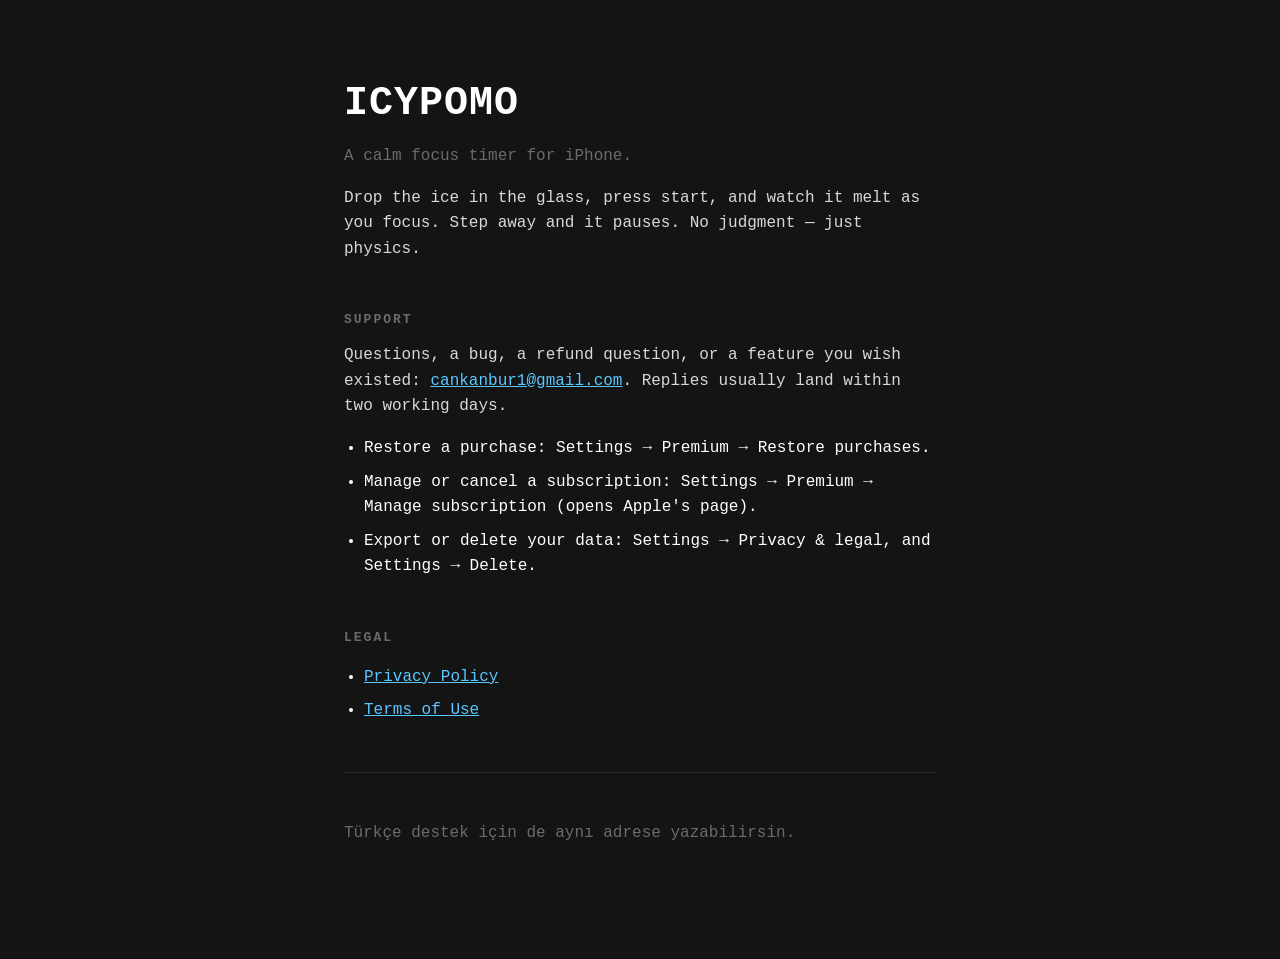
<file: icypomoy/index.html>
<!doctype html>
<html lang="en">
  <head>
    <meta charset="utf-8" />
    <meta name="viewport" content="width=device-width, initial-scale=1" />
    <title>IcyPomo — Pomodoro Focus Timer</title>
    <meta name="description" content="IcyPomo is a calm focus timer: drop the ice, press start, and watch it melt as you focus. Support, privacy and terms." />
    <style>
      :root { --bg: #141414; --ink: #ffffff; --muted: #6b6b6b; --line: #2a2a2a; --accent: #5bc8ff; }
      * { box-sizing: border-box; }
      body { margin: 0; background: var(--bg); color: var(--ink); font-family: ui-monospace, "SF Mono", Menlo, monospace; line-height: 1.6; }
      main { max-width: 640px; margin: 0 auto; padding: 72px 24px 96px; }
      h1 { font-size: 40px; letter-spacing: 1px; margin: 0 0 8px; text-transform: uppercase; }
      h2 { font-size: 13px; letter-spacing: 2px; text-transform: uppercase; color: var(--muted); margin: 48px 0 12px; }
      p { margin: 0 0 16px; color: #d9d9d9; }
      a { color: var(--accent); }
      ul { padding-left: 20px; }
      li { margin: 8px 0; }
      .muted { color: var(--muted); }
      hr { border: none; border-top: 1px solid var(--line); margin: 48px 0; }
    </style>
  </head>
  <body>
    <main>
      <h1>IcyPomo</h1>
      <p class="muted">A calm focus timer for iPhone.</p>
      <p>
        Drop the ice in the glass, press start, and watch it melt as you focus. Step away and it
        pauses. No judgment — just physics.
      </p>

      <h2>Support</h2>
      <p>
        Questions, a bug, a refund question, or a feature you wish existed:
        <a href="mailto:cankanbur1@gmail.com">cankanbur1@gmail.com</a>. Replies usually land within
        two working days.
      </p>
      <ul>
        <li>Restore a purchase: Settings → Premium → Restore purchases.</li>
        <li>Manage or cancel a subscription: Settings → Premium → Manage subscription (opens Apple's page).</li>
        <li>Export or delete your data: Settings → Privacy &amp; legal, and Settings → Delete.</li>
      </ul>

      <h2>Legal</h2>
      <ul>
        <li><a href="./legal/privacy.html">Privacy Policy</a></li>
        <li><a href="./legal/terms.html">Terms of Use</a></li>
      </ul>

      <hr />
      <p class="muted">Türkçe destek için de aynı adrese yazabilirsin.</p>
    </main>
  </body>
</html>
</file>
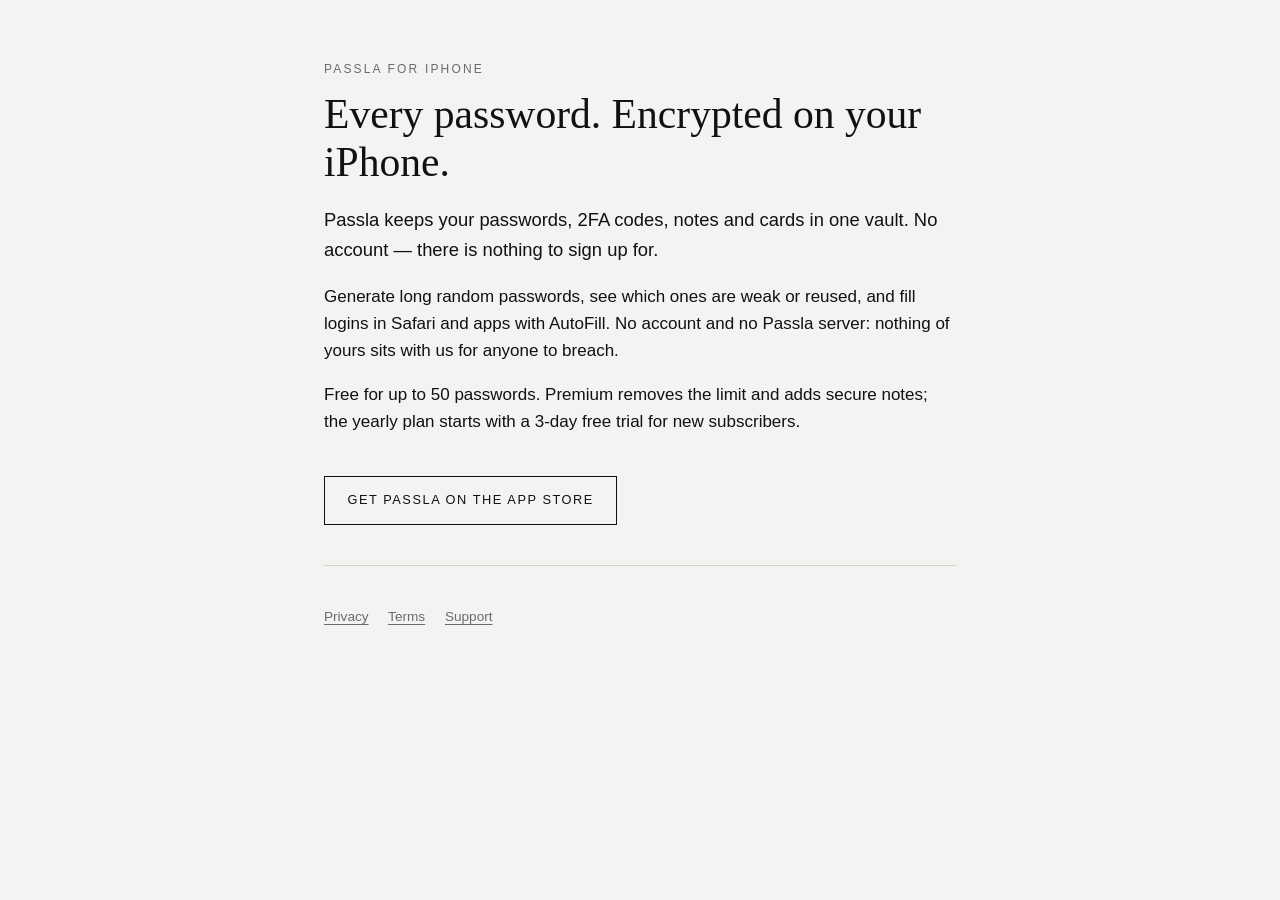
<file: passla/index.html>
<!doctype html>
<html lang="en">
<head>
  <meta charset="utf-8">
  <meta name="viewport" content="width=device-width, initial-scale=1">
  <meta http-equiv="Content-Security-Policy" content="default-src 'self'; script-src 'self'; style-src 'self'; img-src 'self' data:; base-uri 'none'; form-action 'none'">
  <meta name="referrer" content="no-referrer">
  <title>Passla — Password Manager &amp; 2FA</title>
  <meta name="description" content="Passwords, 2FA codes, notes and cards in one vault, encrypted on your iPhone.">
  <link rel="stylesheet" href="style.css">
</head>
<body>
  <main>
    <p class="eyebrow">Passla for iPhone</p>
    <h1>Every password. Encrypted on your iPhone.</h1>
    <p class="lede">Passla keeps your passwords, 2FA codes, notes and cards in one vault. No account — there is nothing to sign up for.</p>
    <p>Generate long random passwords, see which ones are weak or reused, and fill logins in Safari and apps with AutoFill. No account and no Passla server: nothing of yours sits with us for anyone to breach.</p>
    <p>Free for up to 50 passwords. Premium removes the limit and adds secure notes; the yearly plan starts with a 3-day free trial for new subscribers.</p>
    <a class="cta" href="get?ct=site">Get Passla on the App Store</a>
    <hr>
    <footer>
      <a href="privacy">Privacy</a>
      <a href="terms">Terms</a>
      <a href="support">Support</a>
    </footer>
  </main>
</body>
</html>
</file>
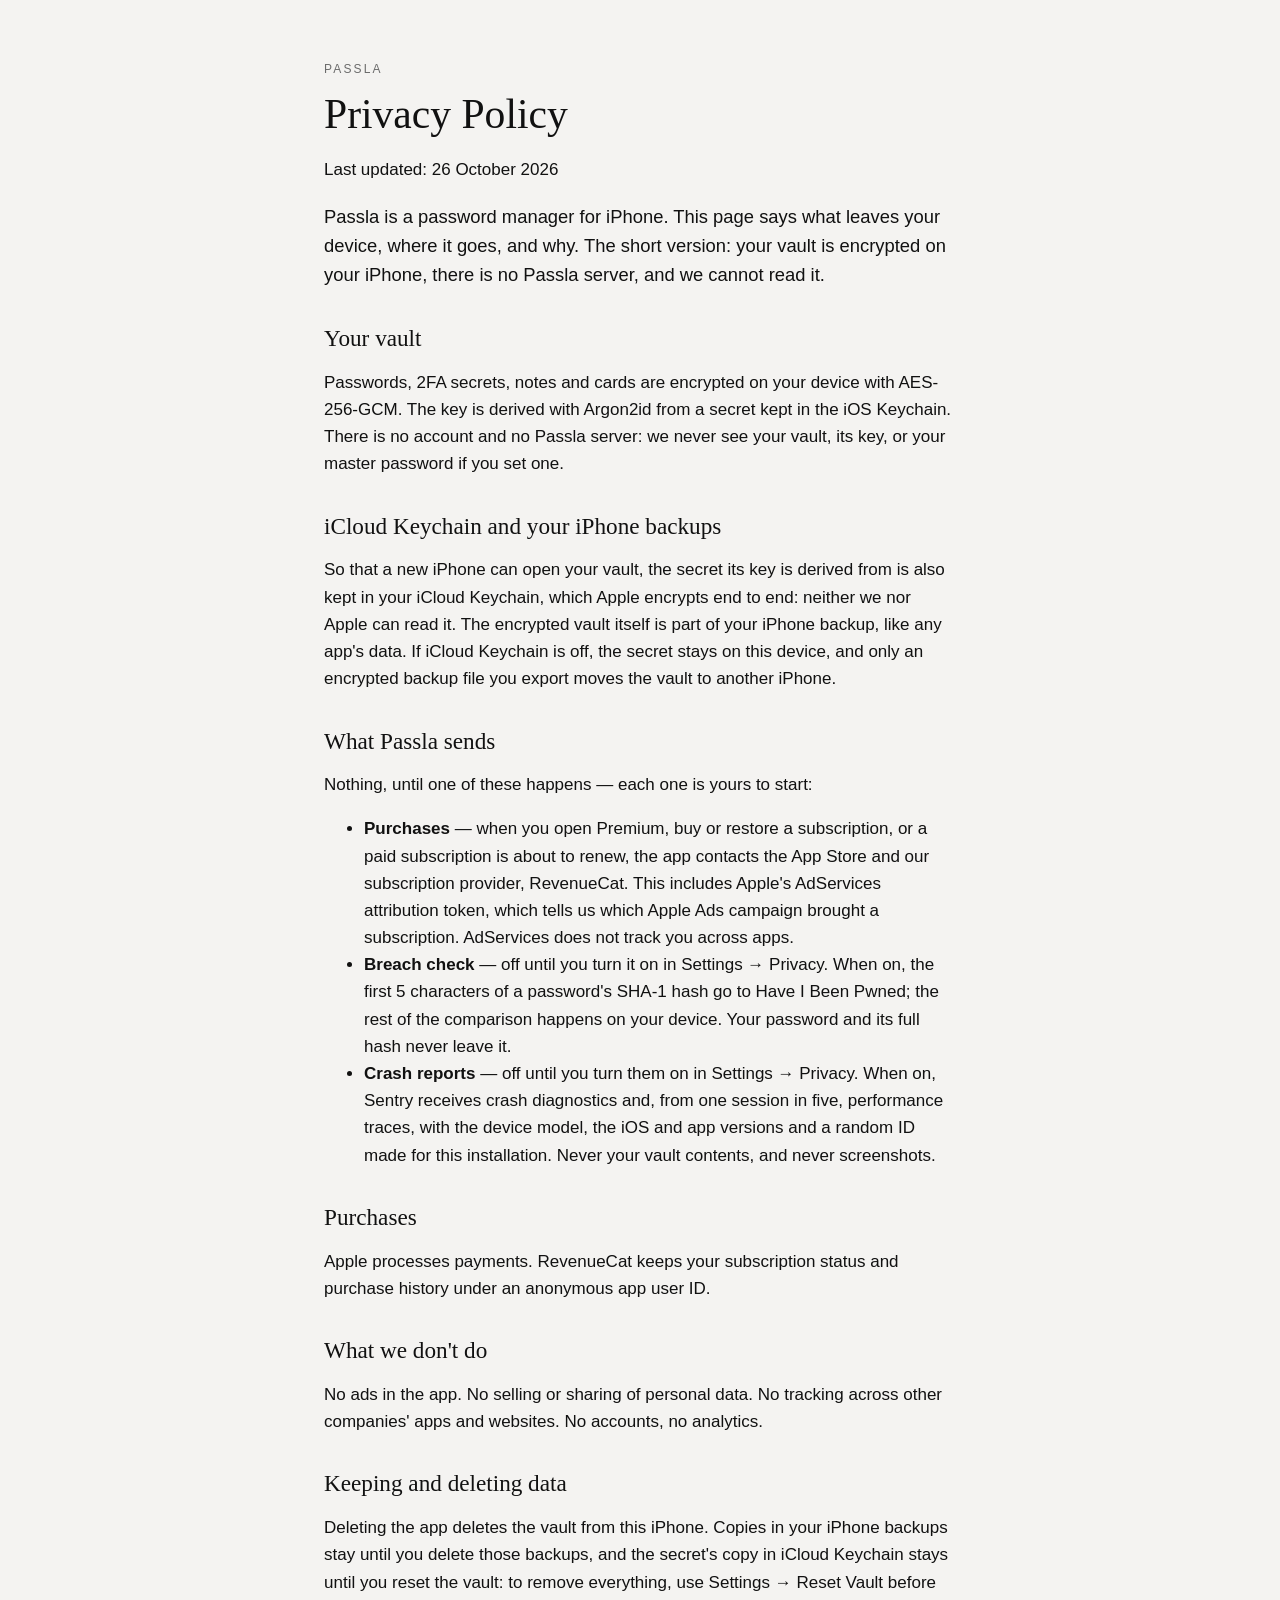
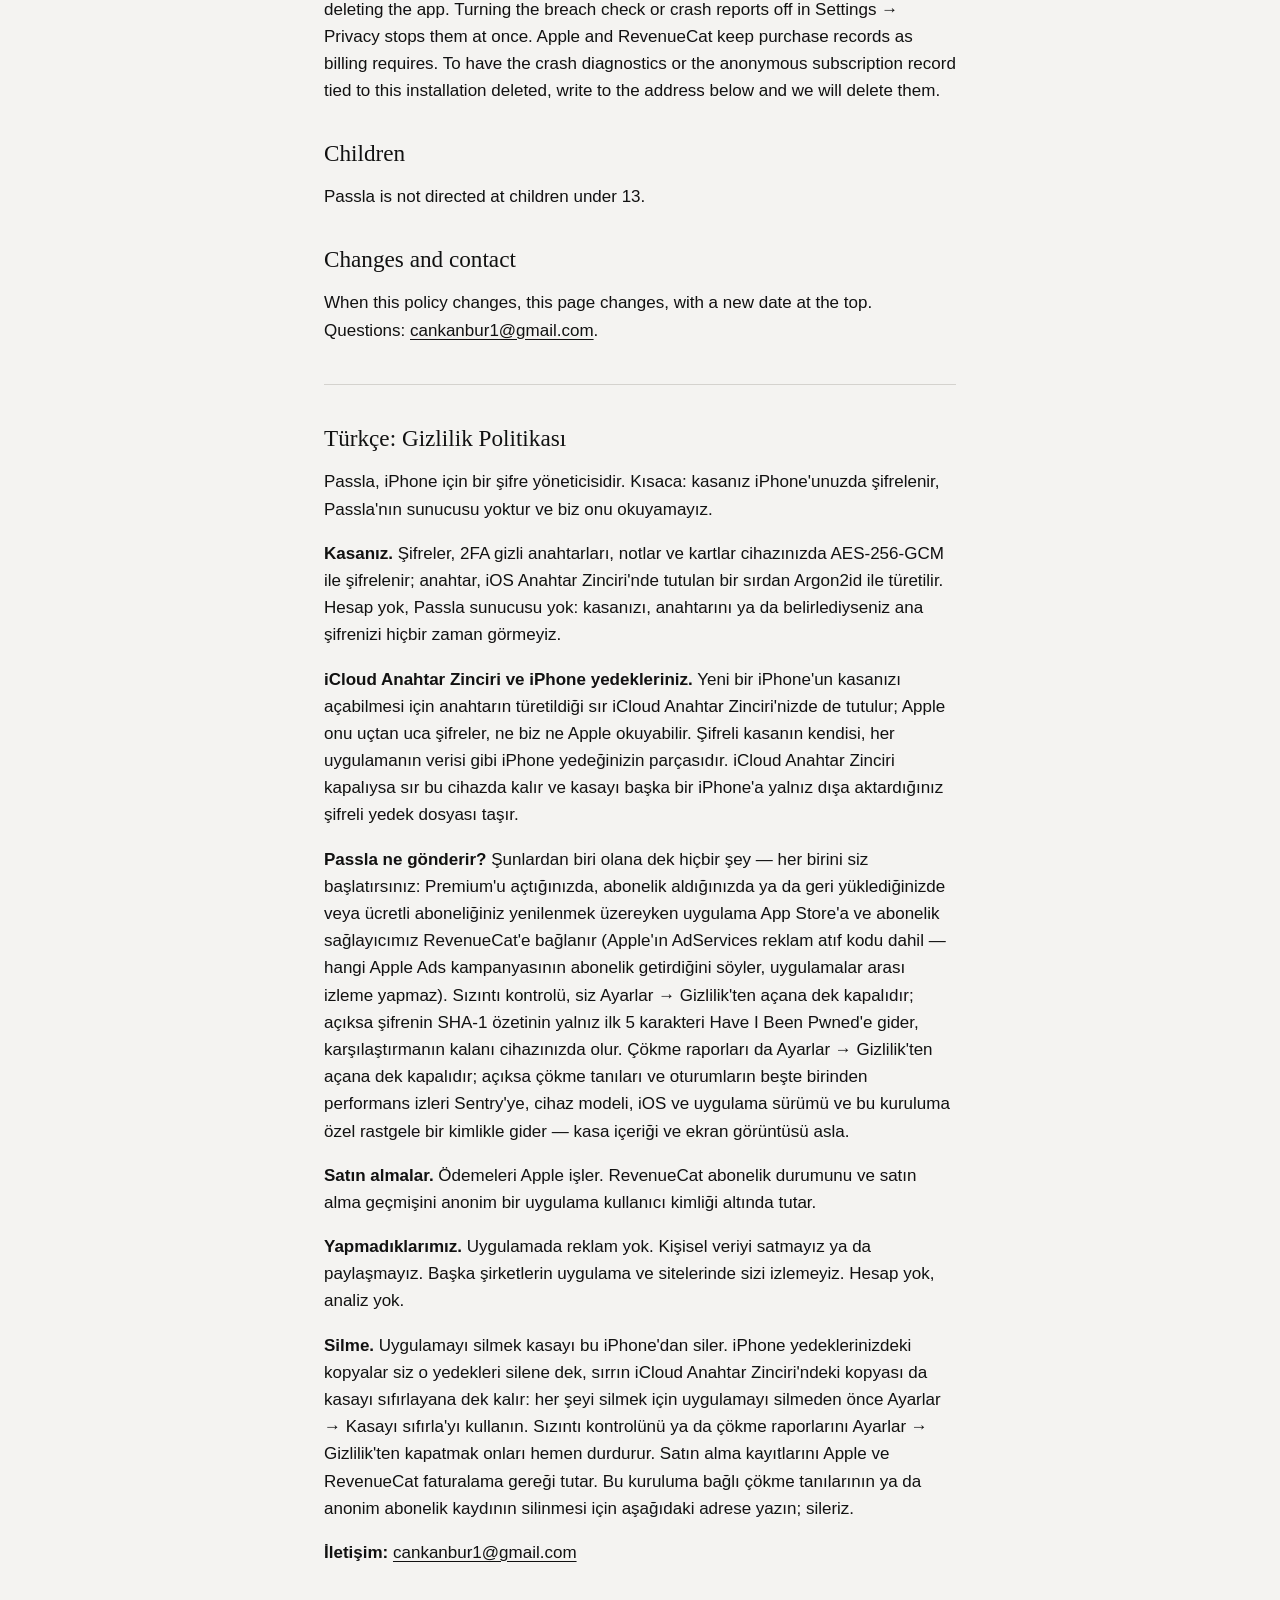
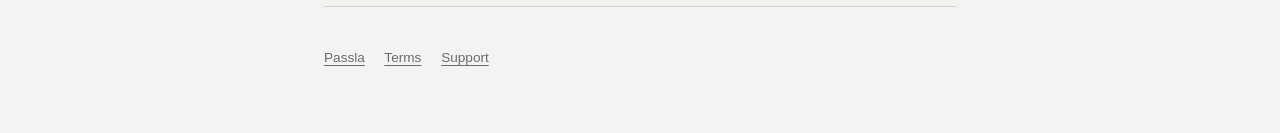
<file: passla/privacy.html>
<!doctype html>
<html lang="en">
<head>
  <meta charset="utf-8">
  <meta name="viewport" content="width=device-width, initial-scale=1">
  <meta http-equiv="Content-Security-Policy" content="default-src 'self'; script-src 'self'; style-src 'self'; img-src 'self' data:; base-uri 'none'; form-action 'none'">
  <meta name="referrer" content="no-referrer">
  <title>Privacy Policy — Passla</title>
  <link rel="stylesheet" href="style.css">
</head>
<body>
  <main>
    <p class="eyebrow">Passla</p>
    <h1>Privacy Policy</h1>
    <p>Last updated: 26 October 2026</p>

    <p class="lede">Passla is a password manager for iPhone. This page says what leaves your device, where it goes, and why. The short version: your vault is encrypted on your iPhone, there is no Passla server, and we cannot read it.</p>

    <h2>Your vault</h2>
    <p>Passwords, 2FA secrets, notes and cards are encrypted on your device with AES-256-GCM. The key is derived with Argon2id from a secret kept in the iOS Keychain. There is no account and no Passla server: we never see your vault, its key, or your master password if you set one.</p>

    <h2>iCloud Keychain and your iPhone backups</h2>
    <p>So that a new iPhone can open your vault, the secret its key is derived from is also kept in your iCloud Keychain, which Apple encrypts end to end: neither we nor Apple can read it. The encrypted vault itself is part of your iPhone backup, like any app's data. If iCloud Keychain is off, the secret stays on this device, and only an encrypted backup file you export moves the vault to another iPhone.</p>

    <h2>What Passla sends</h2>
    <p>Nothing, until one of these happens — each one is yours to start:</p>
    <ul>
      <li><strong>Purchases</strong> — when you open Premium, buy or restore a subscription, or a paid subscription is about to renew, the app contacts the App Store and our subscription provider, RevenueCat. This includes Apple's AdServices attribution token, which tells us which Apple Ads campaign brought a subscription. AdServices does not track you across apps.</li>
      <li><strong>Breach check</strong> — off until you turn it on in Settings → Privacy. When on, the first 5 characters of a password's SHA-1 hash go to Have I Been Pwned; the rest of the comparison happens on your device. Your password and its full hash never leave it.</li>
      <li><strong>Crash reports</strong> — off until you turn them on in Settings → Privacy. When on, Sentry receives crash diagnostics and, from one session in five, performance traces, with the device model, the iOS and app versions and a random ID made for this installation. Never your vault contents, and never screenshots.</li>
    </ul>

    <h2>Purchases</h2>
    <p>Apple processes payments. RevenueCat keeps your subscription status and purchase history under an anonymous app user ID.</p>

    <h2>What we don't do</h2>
    <p>No ads in the app. No selling or sharing of personal data. No tracking across other companies' apps and websites. No accounts, no analytics.</p>

    <h2>Keeping and deleting data</h2>
    <p>Deleting the app deletes the vault from this iPhone. Copies in your iPhone backups stay until you delete those backups, and the secret's copy in iCloud Keychain stays until you reset the vault: to remove everything, use Settings → Reset Vault before deleting the app. Turning the breach check or crash reports off in Settings → Privacy stops them at once. Apple and RevenueCat keep purchase records as billing requires. To have the crash diagnostics or the anonymous subscription record tied to this installation deleted, write to the address below and we will delete them.</p>

    <h2>Children</h2>
    <p>Passla is not directed at children under 13.</p>

    <h2>Changes and contact</h2>
    <p>When this policy changes, this page changes, with a new date at the top. Questions: <a href="mailto:cankanbur1@gmail.com">cankanbur1@gmail.com</a>.</p>

    <hr>

    <h2 lang="tr">Türkçe: Gizlilik Politikası</h2>
    <div lang="tr">
      <p>Passla, iPhone için bir şifre yöneticisidir. Kısaca: kasanız iPhone'unuzda şifrelenir, Passla'nın sunucusu yoktur ve biz onu okuyamayız.</p>
      <p><strong>Kasanız.</strong> Şifreler, 2FA gizli anahtarları, notlar ve kartlar cihazınızda AES-256-GCM ile şifrelenir; anahtar, iOS Anahtar Zinciri'nde tutulan bir sırdan Argon2id ile türetilir. Hesap yok, Passla sunucusu yok: kasanızı, anahtarını ya da belirlediyseniz ana şifrenizi hiçbir zaman görmeyiz.</p>
      <p><strong>iCloud Anahtar Zinciri ve iPhone yedekleriniz.</strong> Yeni bir iPhone'un kasanızı açabilmesi için anahtarın türetildiği sır iCloud Anahtar Zinciri'nizde de tutulur; Apple onu uçtan uca şifreler, ne biz ne Apple okuyabilir. Şifreli kasanın kendisi, her uygulamanın verisi gibi iPhone yedeğinizin parçasıdır. iCloud Anahtar Zinciri kapalıysa sır bu cihazda kalır ve kasayı başka bir iPhone'a yalnız dışa aktardığınız şifreli yedek dosyası taşır.</p>
      <p><strong>Passla ne gönderir?</strong> Şunlardan biri olana dek hiçbir şey — her birini siz başlatırsınız: Premium'u açtığınızda, abonelik aldığınızda ya da geri yüklediğinizde veya ücretli aboneliğiniz yenilenmek üzereyken uygulama App Store'a ve abonelik sağlayıcımız RevenueCat'e bağlanır (Apple'ın AdServices reklam atıf kodu dahil — hangi Apple Ads kampanyasının abonelik getirdiğini söyler, uygulamalar arası izleme yapmaz). Sızıntı kontrolü, siz Ayarlar → Gizlilik'ten açana dek kapalıdır; açıksa şifrenin SHA-1 özetinin yalnız ilk 5 karakteri Have I Been Pwned'e gider, karşılaştırmanın kalanı cihazınızda olur. Çökme raporları da Ayarlar → Gizlilik'ten açana dek kapalıdır; açıksa çökme tanıları ve oturumların beşte birinden performans izleri Sentry'ye, cihaz modeli, iOS ve uygulama sürümü ve bu kuruluma özel rastgele bir kimlikle gider — kasa içeriği ve ekran görüntüsü asla.</p>
      <p><strong>Satın almalar.</strong> Ödemeleri Apple işler. RevenueCat abonelik durumunu ve satın alma geçmişini anonim bir uygulama kullanıcı kimliği altında tutar.</p>
      <p><strong>Yapmadıklarımız.</strong> Uygulamada reklam yok. Kişisel veriyi satmayız ya da paylaşmayız. Başka şirketlerin uygulama ve sitelerinde sizi izlemeyiz. Hesap yok, analiz yok.</p>
      <p><strong>Silme.</strong> Uygulamayı silmek kasayı bu iPhone'dan siler. iPhone yedeklerinizdeki kopyalar siz o yedekleri silene dek, sırrın iCloud Anahtar Zinciri'ndeki kopyası da kasayı sıfırlayana dek kalır: her şeyi silmek için uygulamayı silmeden önce Ayarlar → Kasayı sıfırla'yı kullanın. Sızıntı kontrolünü ya da çökme raporlarını Ayarlar → Gizlilik'ten kapatmak onları hemen durdurur. Satın alma kayıtlarını Apple ve RevenueCat faturalama gereği tutar. Bu kuruluma bağlı çökme tanılarının ya da anonim abonelik kaydının silinmesi için aşağıdaki adrese yazın; sileriz.</p>
      <p><strong>İletişim:</strong> <a href="mailto:cankanbur1@gmail.com">cankanbur1@gmail.com</a></p>
    </div>

    <hr>
    <footer>
      <a href="./">Passla</a>
      <a href="terms">Terms</a>
      <a href="support">Support</a>
    </footer>
  </main>
</body>
</html>
</file>
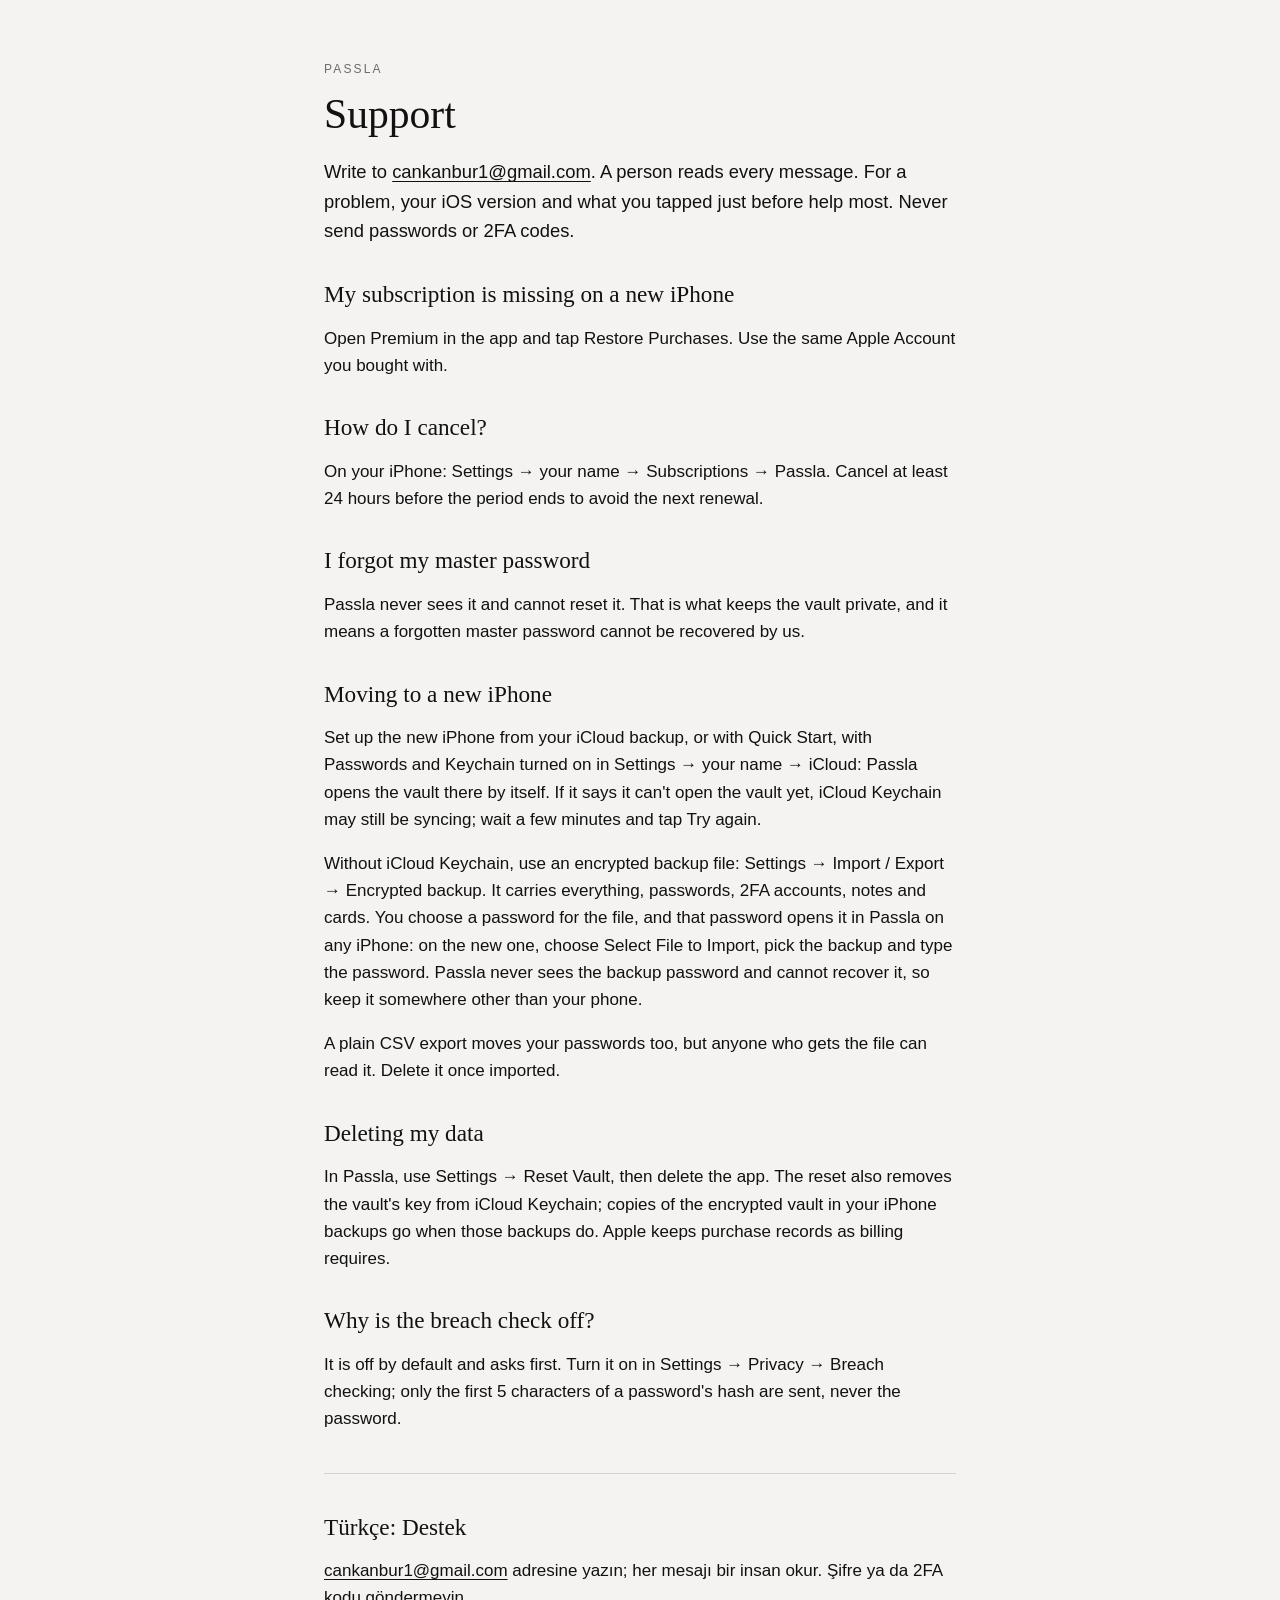
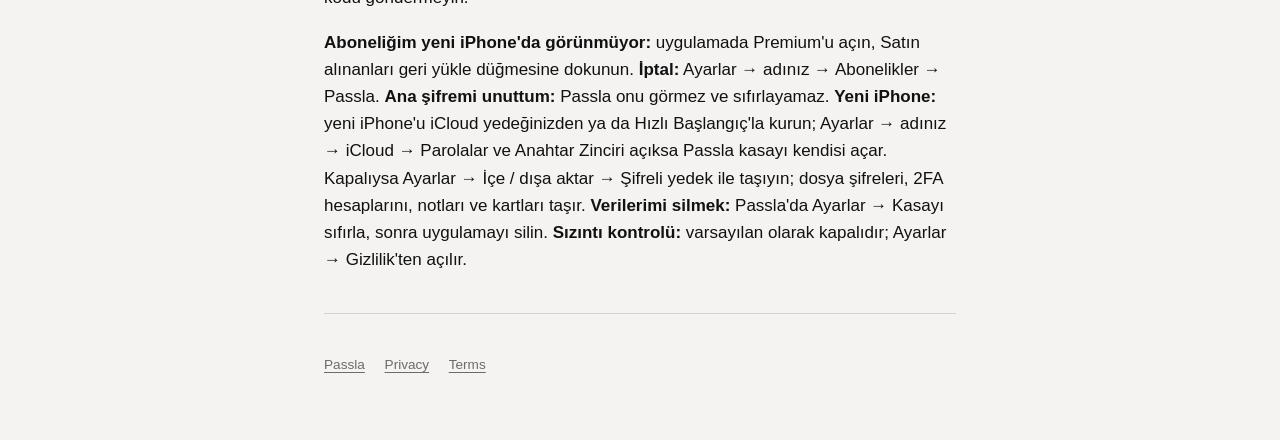
<file: passla/support.html>
<!doctype html>
<html lang="en">
<head>
  <meta charset="utf-8">
  <meta name="viewport" content="width=device-width, initial-scale=1">
  <meta http-equiv="Content-Security-Policy" content="default-src 'self'; script-src 'self'; style-src 'self'; img-src 'self' data:; base-uri 'none'; form-action 'none'">
  <meta name="referrer" content="no-referrer">
  <title>Support — Passla</title>
  <link rel="stylesheet" href="style.css">
</head>
<body>
  <main>
    <p class="eyebrow">Passla</p>
    <h1>Support</h1>
    <p class="lede">Write to <a href="mailto:cankanbur1@gmail.com">cankanbur1@gmail.com</a>. A person reads every message. For a problem, your iOS version and what you tapped just before help most. Never send passwords or 2FA codes.</p>

    <h2>My subscription is missing on a new iPhone</h2>
    <p>Open Premium in the app and tap Restore Purchases. Use the same Apple Account you bought with.</p>

    <h2>How do I cancel?</h2>
    <p>On your iPhone: Settings → your name → Subscriptions → Passla. Cancel at least 24 hours before the period ends to avoid the next renewal.</p>

    <h2>I forgot my master password</h2>
    <p>Passla never sees it and cannot reset it. That is what keeps the vault private, and it means a forgotten master password cannot be recovered by us.</p>

    <h2>Moving to a new iPhone</h2>
    <p>Set up the new iPhone from your iCloud backup, or with Quick Start, with Passwords and Keychain turned on in Settings → your name → iCloud: Passla opens the vault there by itself. If it says it can't open the vault yet, iCloud Keychain may still be syncing; wait a few minutes and tap Try again.</p>
    <p>Without iCloud Keychain, use an encrypted backup file: Settings → Import / Export → Encrypted backup. It carries everything, passwords, 2FA accounts, notes and cards. You choose a password for the file, and that password opens it in Passla on any iPhone: on the new one, choose Select File to Import, pick the backup and type the password. Passla never sees the backup password and cannot recover it, so keep it somewhere other than your phone.</p>
    <p>A plain CSV export moves your passwords too, but anyone who gets the file can read it. Delete it once imported.</p>

    <h2>Deleting my data</h2>
    <p>In Passla, use Settings → Reset Vault, then delete the app. The reset also removes the vault's key from iCloud Keychain; copies of the encrypted vault in your iPhone backups go when those backups do. Apple keeps purchase records as billing requires.</p>

    <h2>Why is the breach check off?</h2>
    <p>It is off by default and asks first. Turn it on in Settings → Privacy → Breach checking; only the first 5 characters of a password's hash are sent, never the password.</p>

    <hr>

    <h2 lang="tr">Türkçe: Destek</h2>
    <div lang="tr">
      <p><a href="mailto:cankanbur1@gmail.com">cankanbur1@gmail.com</a> adresine yazın; her mesajı bir insan okur. Şifre ya da 2FA kodu göndermeyin.</p>
      <p><strong>Aboneliğim yeni iPhone'da görünmüyor:</strong> uygulamada Premium'u açın, Satın alınanları geri yükle düğmesine dokunun. <strong>İptal:</strong> Ayarlar → adınız → Abonelikler → Passla. <strong>Ana şifremi unuttum:</strong> Passla onu görmez ve sıfırlayamaz. <strong>Yeni iPhone:</strong> yeni iPhone'u iCloud yedeğinizden ya da Hızlı Başlangıç'la kurun; Ayarlar → adınız → iCloud → Parolalar ve Anahtar Zinciri açıksa Passla kasayı kendisi açar. Kapalıysa Ayarlar → İçe / dışa aktar → Şifreli yedek ile taşıyın; dosya şifreleri, 2FA hesaplarını, notları ve kartları taşır. <strong>Verilerimi silmek:</strong> Passla'da Ayarlar → Kasayı sıfırla, sonra uygulamayı silin. <strong>Sızıntı kontrolü:</strong> varsayılan olarak kapalıdır; Ayarlar → Gizlilik'ten açılır.</p>
    </div>

    <hr>
    <footer>
      <a href="./">Passla</a>
      <a href="privacy">Privacy</a>
      <a href="terms">Terms</a>
    </footer>
  </main>
</body>
</html>
</file>
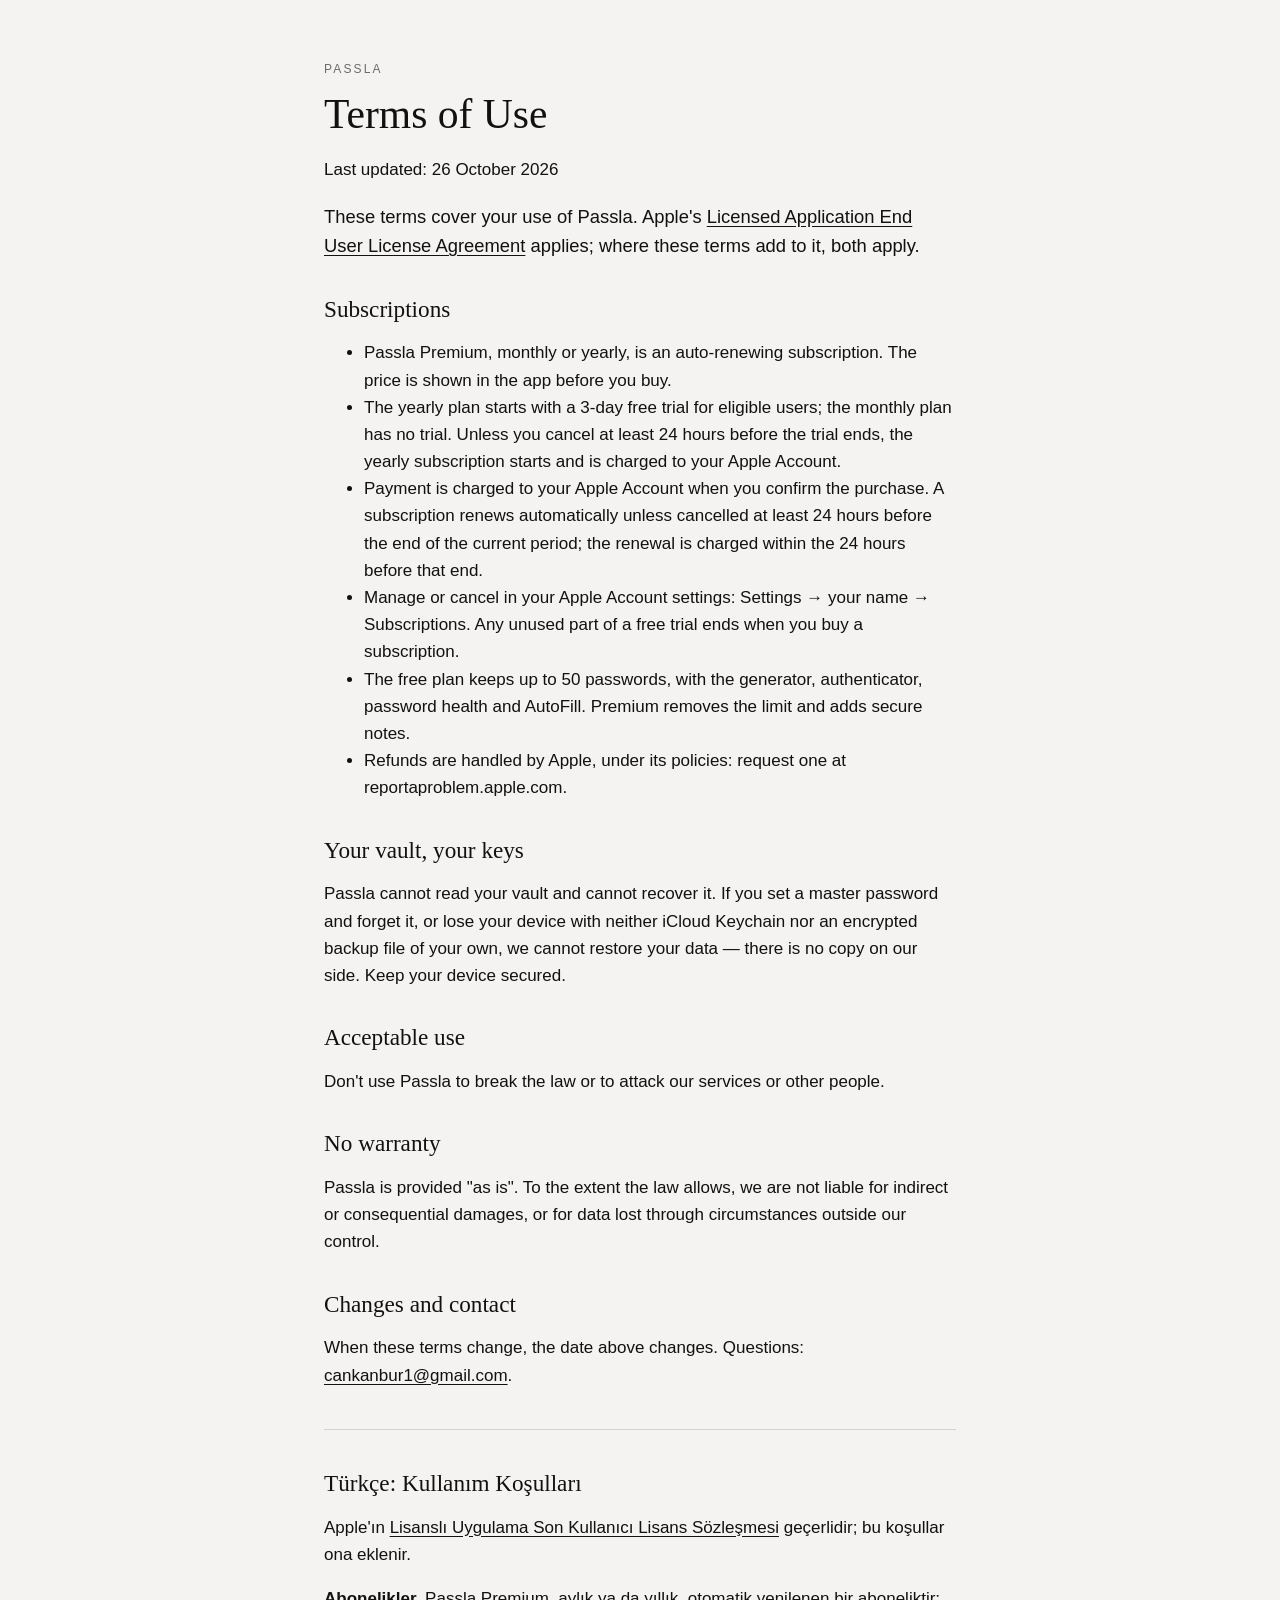
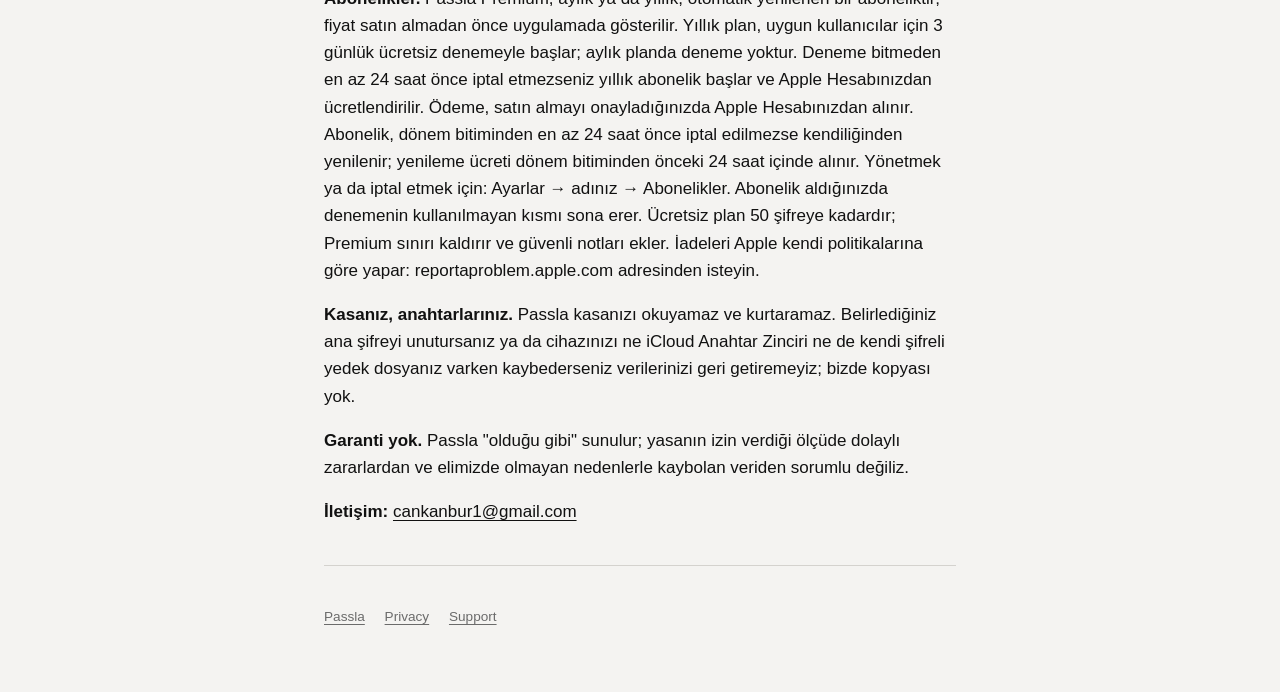
<file: passla/terms.html>
<!doctype html>
<html lang="en">
<head>
  <meta charset="utf-8">
  <meta name="viewport" content="width=device-width, initial-scale=1">
  <meta http-equiv="Content-Security-Policy" content="default-src 'self'; script-src 'self'; style-src 'self'; img-src 'self' data:; base-uri 'none'; form-action 'none'">
  <meta name="referrer" content="no-referrer">
  <title>Terms of Use — Passla</title>
  <link rel="stylesheet" href="style.css">
</head>
<body>
  <main>
    <p class="eyebrow">Passla</p>
    <h1>Terms of Use</h1>
    <p>Last updated: 26 October 2026</p>

    <p class="lede">These terms cover your use of Passla. Apple's <a href="https://www.apple.com/legal/internet-services/itunes/dev/stdeula/">Licensed Application End User License Agreement</a> applies; where these terms add to it, both apply.</p>

    <h2>Subscriptions</h2>
    <ul>
      <li>Passla Premium, monthly or yearly, is an auto-renewing subscription. The price is shown in the app before you buy.</li>
      <li>The yearly plan starts with a 3-day free trial for eligible users; the monthly plan has no trial. Unless you cancel at least 24 hours before the trial ends, the yearly subscription starts and is charged to your Apple Account.</li>
      <li>Payment is charged to your Apple Account when you confirm the purchase. A subscription renews automatically unless cancelled at least 24 hours before the end of the current period; the renewal is charged within the 24 hours before that end.</li>
      <li>Manage or cancel in your Apple Account settings: Settings → your name → Subscriptions. Any unused part of a free trial ends when you buy a subscription.</li>
      <li>The free plan keeps up to 50 passwords, with the generator, authenticator, password health and AutoFill. Premium removes the limit and adds secure notes.</li>
      <li>Refunds are handled by Apple, under its policies: request one at reportaproblem.apple.com.</li>
    </ul>

    <h2>Your vault, your keys</h2>
    <p>Passla cannot read your vault and cannot recover it. If you set a master password and forget it, or lose your device with neither iCloud Keychain nor an encrypted backup file of your own, we cannot restore your data — there is no copy on our side. Keep your device secured.</p>

    <h2>Acceptable use</h2>
    <p>Don't use Passla to break the law or to attack our services or other people.</p>

    <h2>No warranty</h2>
    <p>Passla is provided "as is". To the extent the law allows, we are not liable for indirect or consequential damages, or for data lost through circumstances outside our control.</p>

    <h2>Changes and contact</h2>
    <p>When these terms change, the date above changes. Questions: <a href="mailto:cankanbur1@gmail.com">cankanbur1@gmail.com</a>.</p>

    <hr>

    <h2 lang="tr">Türkçe: Kullanım Koşulları</h2>
    <div lang="tr">
      <p>Apple'ın <a href="https://www.apple.com/legal/internet-services/itunes/dev/stdeula/">Lisanslı Uygulama Son Kullanıcı Lisans Sözleşmesi</a> geçerlidir; bu koşullar ona eklenir.</p>
      <p><strong>Abonelikler.</strong> Passla Premium, aylık ya da yıllık, otomatik yenilenen bir aboneliktir; fiyat satın almadan önce uygulamada gösterilir. Yıllık plan, uygun kullanıcılar için 3 günlük ücretsiz denemeyle başlar; aylık planda deneme yoktur. Deneme bitmeden en az 24 saat önce iptal etmezseniz yıllık abonelik başlar ve Apple Hesabınızdan ücretlendirilir. Ödeme, satın almayı onayladığınızda Apple Hesabınızdan alınır. Abonelik, dönem bitiminden en az 24 saat önce iptal edilmezse kendiliğinden yenilenir; yenileme ücreti dönem bitiminden önceki 24 saat içinde alınır. Yönetmek ya da iptal etmek için: Ayarlar → adınız → Abonelikler. Abonelik aldığınızda denemenin kullanılmayan kısmı sona erer. Ücretsiz plan 50 şifreye kadardır; Premium sınırı kaldırır ve güvenli notları ekler. İadeleri Apple kendi politikalarına göre yapar: reportaproblem.apple.com adresinden isteyin.</p>
      <p><strong>Kasanız, anahtarlarınız.</strong> Passla kasanızı okuyamaz ve kurtaramaz. Belirlediğiniz ana şifreyi unutursanız ya da cihazınızı ne iCloud Anahtar Zinciri ne de kendi şifreli yedek dosyanız varken kaybederseniz verilerinizi geri getiremeyiz; bizde kopyası yok.</p>
      <p><strong>Garanti yok.</strong> Passla "olduğu gibi" sunulur; yasanın izin verdiği ölçüde dolaylı zararlardan ve elimizde olmayan nedenlerle kaybolan veriden sorumlu değiliz.</p>
      <p><strong>İletişim:</strong> <a href="mailto:cankanbur1@gmail.com">cankanbur1@gmail.com</a></p>
    </div>

    <hr>
    <footer>
      <a href="./">Passla</a>
      <a href="privacy">Privacy</a>
      <a href="support">Support</a>
    </footer>
  </main>
</body>
</html>
</file>
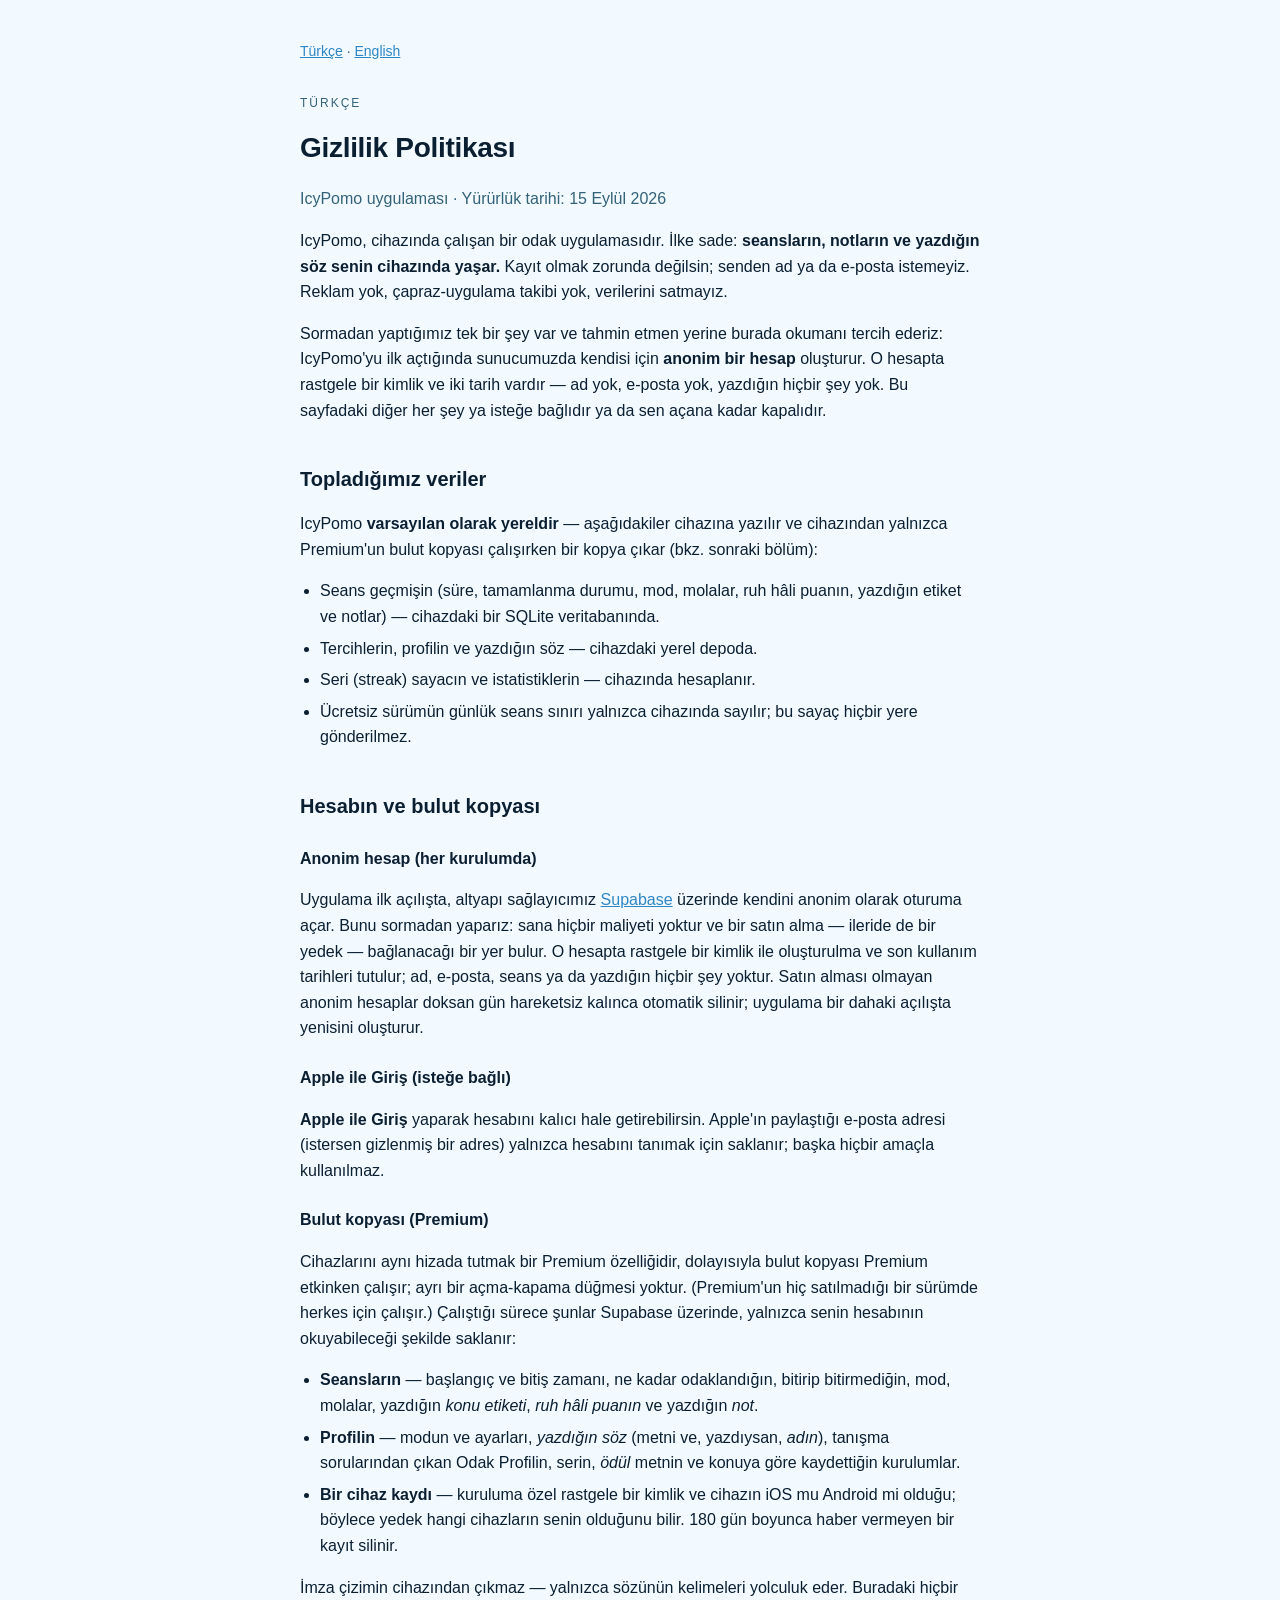
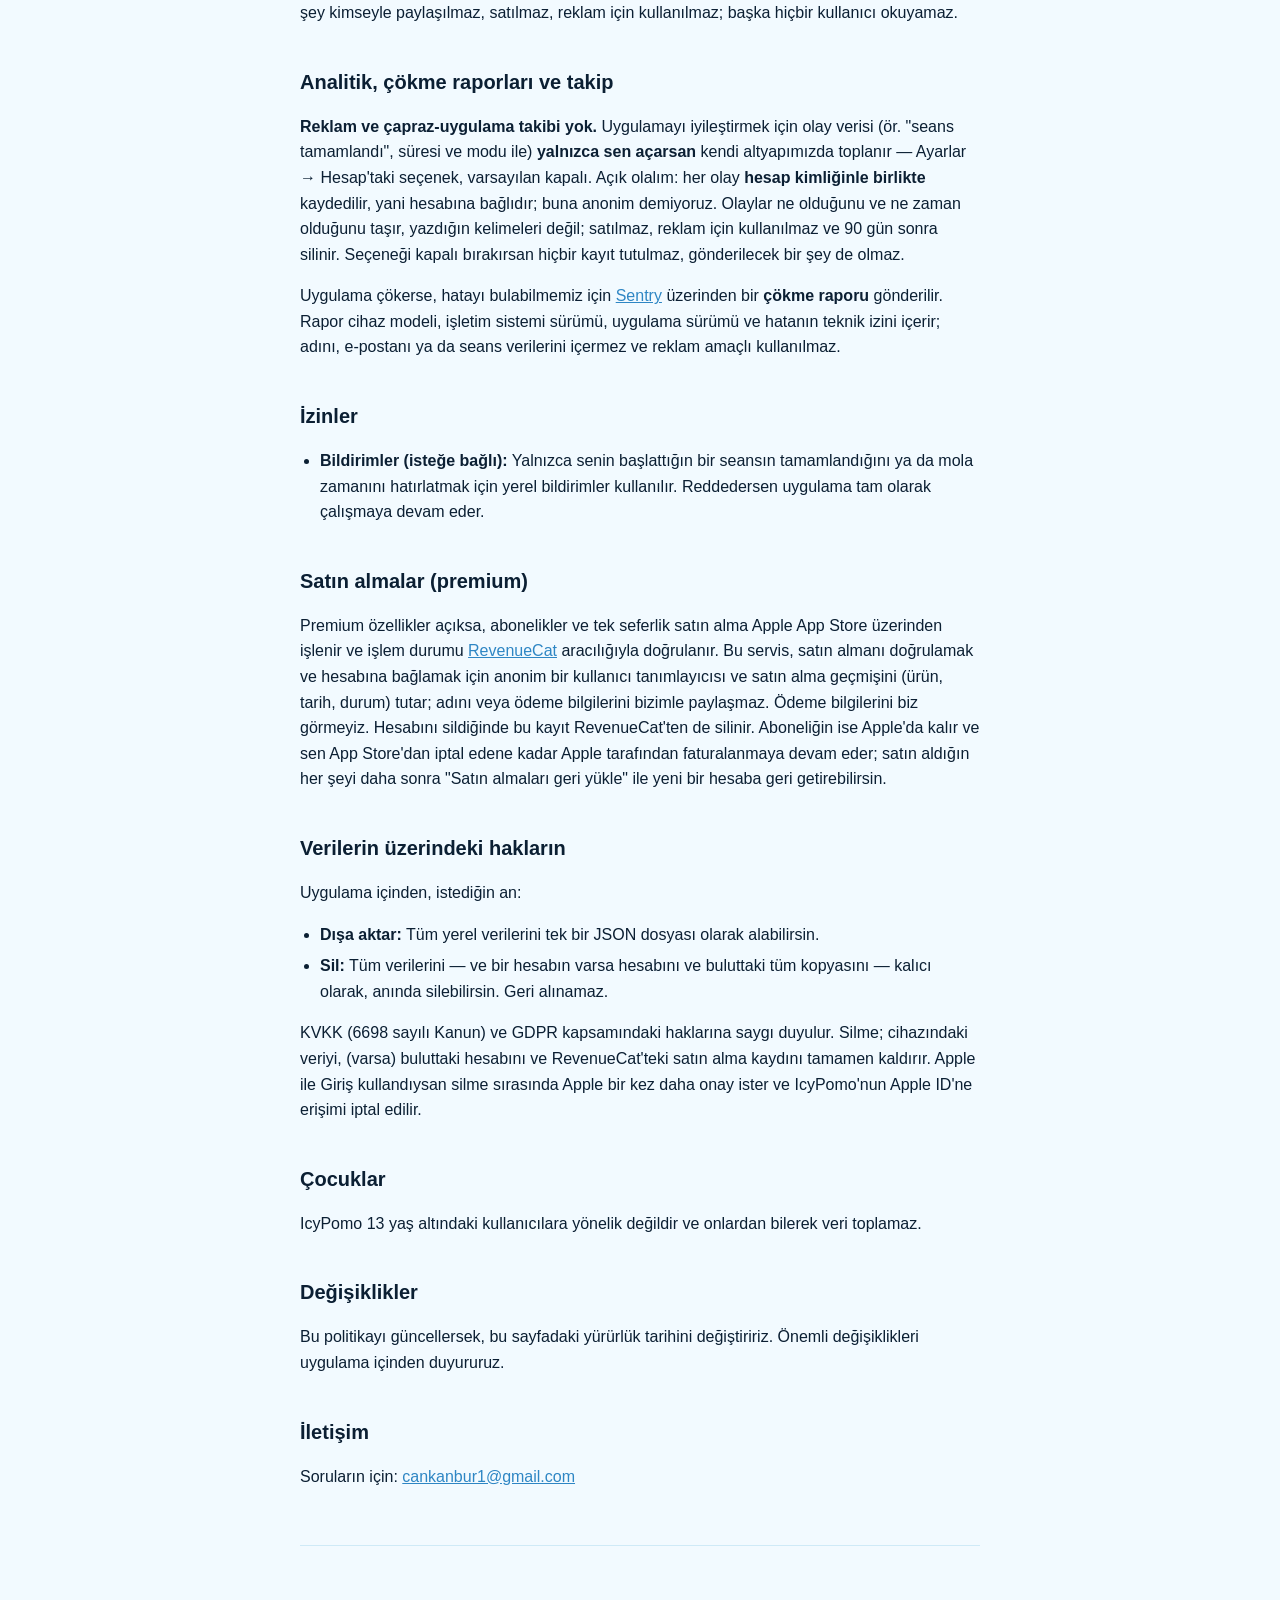
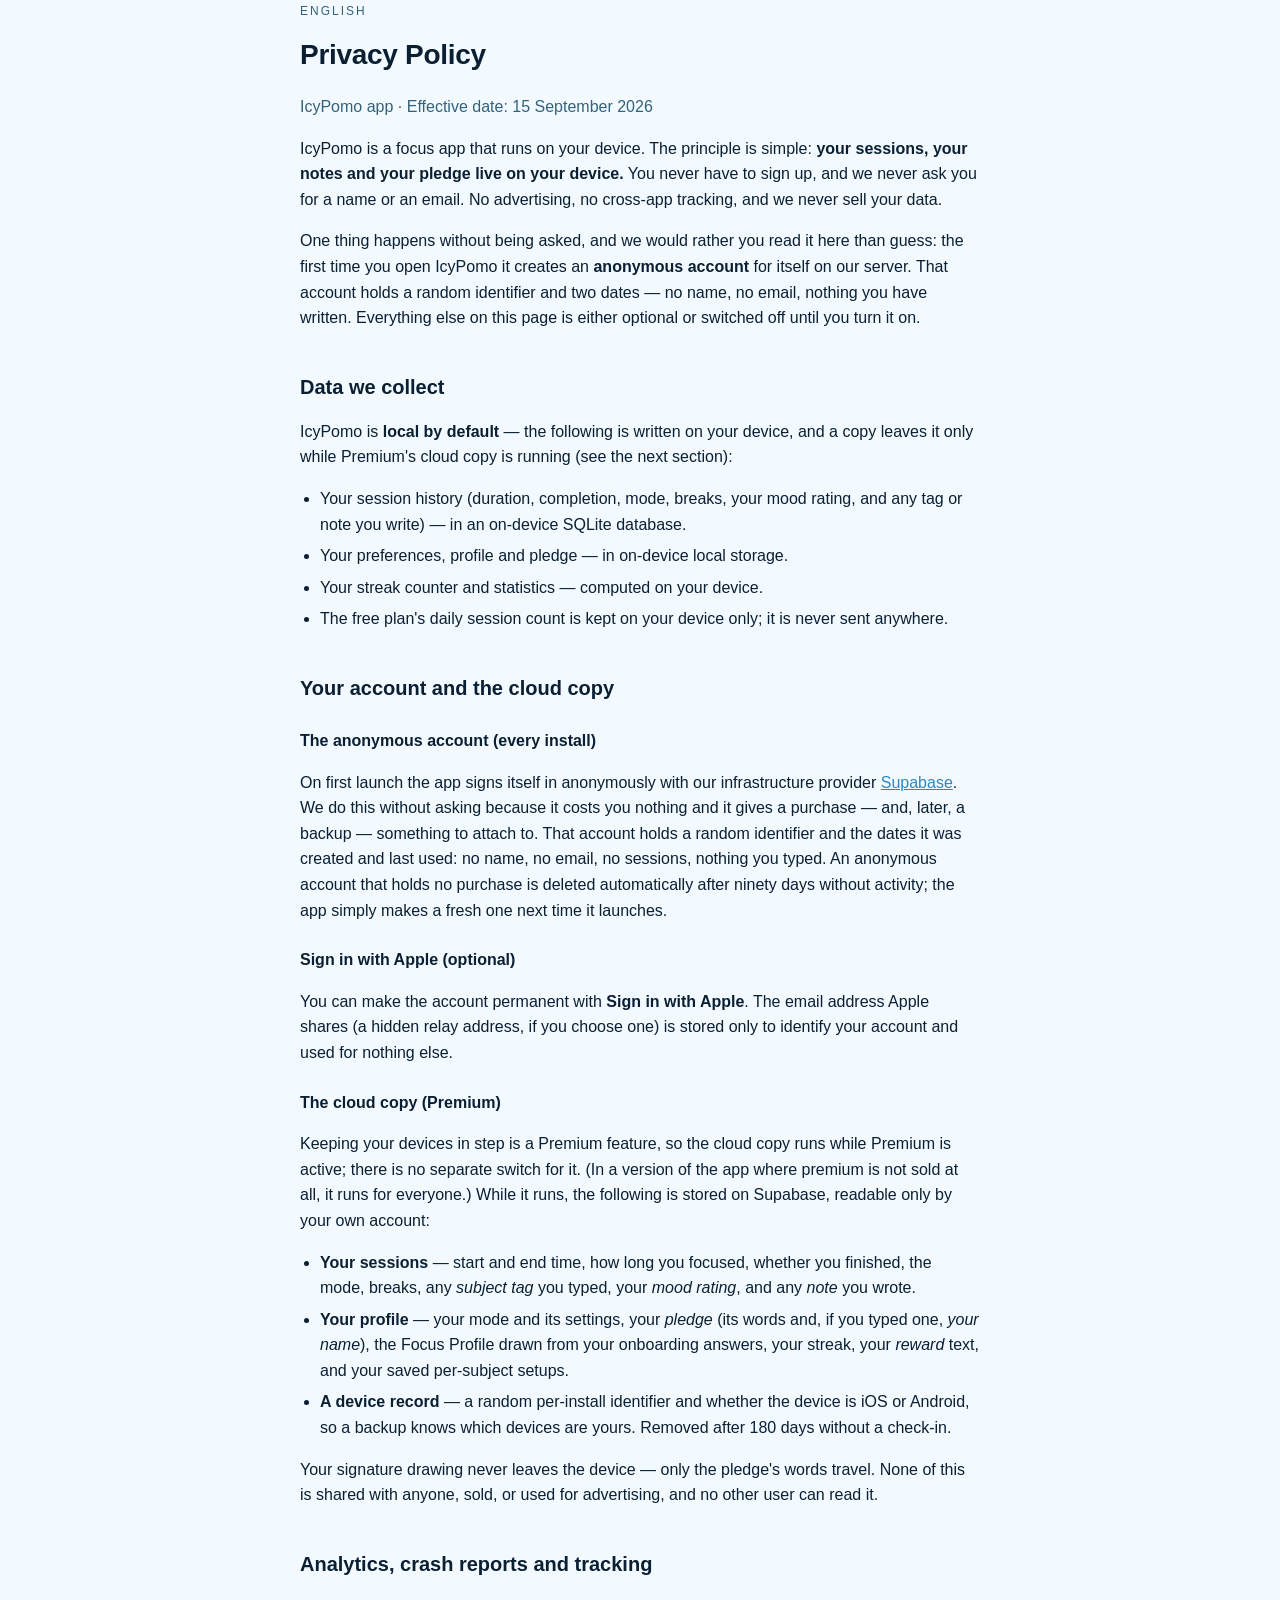
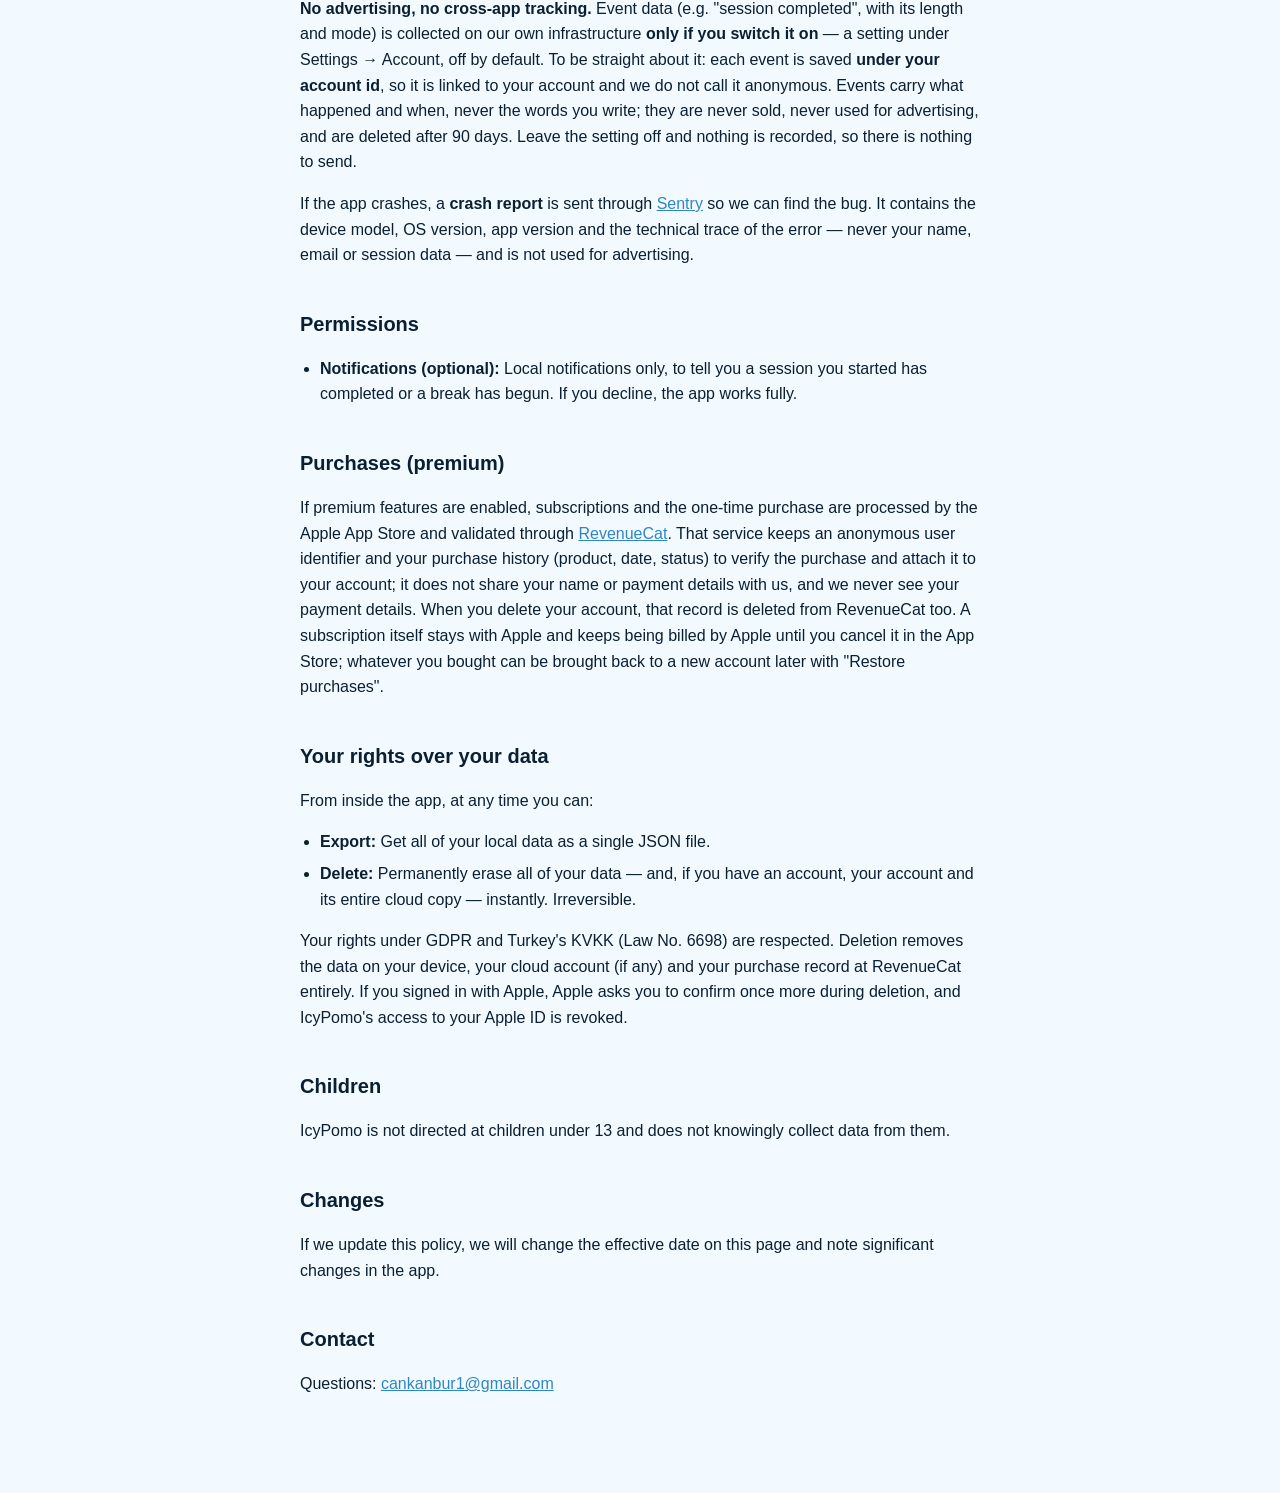
<file: icypomoy/legal/privacy.html>
<!doctype html>
<html lang="tr">
  <head>
    <meta charset="utf-8" />
    <meta name="viewport" content="width=device-width, initial-scale=1" />
    <title>IcyPomo — Gizlilik Politikası / Privacy Policy</title>
    <style>
      :root {
        color-scheme: light dark;
        --bg: #f2faff;
        --fg: #0b1f33;
        --muted: #33627a;
        --line: #cfeaf7;
        --accent: #2e86c4;
      }
      @media (prefers-color-scheme: dark) {
        :root {
          --bg: #081727;
          --fg: #e4f4fc;
          --muted: #aad6ea;
          --line: #16324b;
          --accent: #5bc8ff;
        }
      }
      * { box-sizing: border-box; }
      body {
        margin: 0;
        background: var(--bg);
        color: var(--fg);
        font: 16px/1.6 -apple-system, BlinkMacSystemFont, 'Segoe UI', Roboto, sans-serif;
        -webkit-text-size-adjust: 100%;
      }
      main { max-width: 720px; margin: 0 auto; padding: 40px 20px 80px; }
      h1 { font-size: 28px; letter-spacing: -0.3px; margin: 0 0 4px; }
      h2 { font-size: 20px; margin: 40px 0 8px; }
      h3 { font-size: 16px; margin: 24px 0 4px; }
      p, li { color: var(--fg); }
      .muted { color: var(--muted); }
      a { color: var(--accent); }
      hr { border: none; border-top: 1px solid var(--line); margin: 56px 0; }
      section { scroll-margin-top: 16px; }
      nav.langs { font-size: 14px; margin: 0 0 32px; color: var(--muted); }
      .lang { text-transform: uppercase; letter-spacing: 2px; font-size: 12px; color: var(--muted); }
      ul { padding-left: 20px; }
      li { margin: 6px 0; }
      code { background: var(--line); padding: 1px 5px; border-radius: 5px; font-size: 14px; }
    </style>
  </head>
  <body>
    <main>
      <!-- The app opens this page at #en unless it runs in Turkish (src/lib/legal.ts). -->
      <nav class="langs"><a href="#tr">Türkçe</a> · <a href="#en">English</a></nav>

      <!-- ————————————————————— TÜRKÇE ————————————————————— -->
      <section id="tr">
      <p class="lang">Türkçe</p>
      <h1>Gizlilik Politikası</h1>
      <p class="muted">IcyPomo uygulaması · Yürürlük tarihi: 15 Eylül 2026</p>

      <p>
        IcyPomo, cihazında çalışan bir odak uygulamasıdır. İlke sade: <strong>seansların, notların ve
        yazdığın söz senin cihazında yaşar.</strong> Kayıt olmak zorunda değilsin; senden ad ya da
        e-posta istemeyiz. Reklam yok, çapraz-uygulama takibi yok, verilerini satmayız.
      </p>
      <p>
        Sormadan yaptığımız tek bir şey var ve tahmin etmen yerine burada okumanı tercih ederiz:
        IcyPomo'yu ilk açtığında sunucumuzda kendisi için <strong>anonim bir hesap</strong> oluşturur.
        O hesapta rastgele bir kimlik ve iki tarih vardır — ad yok, e-posta yok, yazdığın hiçbir şey
        yok. Bu sayfadaki diğer her şey ya isteğe bağlıdır ya da sen açana kadar kapalıdır.
      </p>

      <h2>Topladığımız veriler</h2>
      <p>
        IcyPomo <strong>varsayılan olarak yereldir</strong> — aşağıdakiler cihazına yazılır ve
        cihazından yalnızca Premium'un bulut kopyası çalışırken bir kopya çıkar (bkz. sonraki bölüm):
      </p>
      <ul>
        <li>
          Seans geçmişin (süre, tamamlanma durumu, mod, molalar, ruh hâli puanın, yazdığın etiket ve
          notlar) — cihazdaki bir SQLite veritabanında.
        </li>
        <li>Tercihlerin, profilin ve yazdığın söz — cihazdaki yerel depoda.</li>
        <li>Seri (streak) sayacın ve istatistiklerin — cihazında hesaplanır.</li>
        <li>
          Ücretsiz sürümün günlük seans sınırı yalnızca cihazında sayılır; bu sayaç hiçbir yere
          gönderilmez.
        </li>
      </ul>

      <h2>Hesabın ve bulut kopyası</h2>

      <h3>Anonim hesap (her kurulumda)</h3>
      <p>
        Uygulama ilk açılışta, altyapı sağlayıcımız
        <a href="https://supabase.com/privacy">Supabase</a> üzerinde kendini anonim olarak oturuma
        açar. Bunu sormadan yaparız: sana hiçbir maliyeti yoktur ve bir satın alma — ileride de bir
        yedek — bağlanacağı bir yer bulur. O hesapta rastgele bir kimlik ile oluşturulma ve son
        kullanım tarihleri tutulur; ad, e-posta, seans ya da yazdığın hiçbir şey yoktur. Satın alması
        olmayan anonim hesaplar doksan gün hareketsiz kalınca otomatik silinir; uygulama bir dahaki
        açılışta yenisini oluşturur.
      </p>

      <h3>Apple ile Giriş (isteğe bağlı)</h3>
      <p>
        <strong>Apple ile Giriş</strong> yaparak hesabını kalıcı hale getirebilirsin. Apple'ın
        paylaştığı e-posta adresi (istersen gizlenmiş bir adres) yalnızca hesabını tanımak için
        saklanır; başka hiçbir amaçla kullanılmaz.
      </p>

      <h3>Bulut kopyası (Premium)</h3>
      <p>
        Cihazlarını aynı hizada tutmak bir Premium özelliğidir, dolayısıyla bulut kopyası Premium
        etkinken çalışır; ayrı bir açma-kapama düğmesi yoktur. (Premium'un hiç satılmadığı bir
        sürümde herkes için çalışır.) Çalıştığı sürece şunlar Supabase üzerinde, yalnızca senin
        hesabının okuyabileceği şekilde saklanır:
      </p>
      <ul>
        <li>
          <strong>Seansların</strong> — başlangıç ve bitiş zamanı, ne kadar odaklandığın, bitirip
          bitirmediğin, mod, molalar, yazdığın <em>konu etiketi</em>, <em>ruh hâli puanın</em> ve
          yazdığın <em>not</em>.
        </li>
        <li>
          <strong>Profilin</strong> — modun ve ayarları, <em>yazdığın söz</em> (metni ve, yazdıysan,
          <em>adın</em>), tanışma sorularından çıkan Odak Profilin, serin, <em>ödül</em> metnin ve
          konuya göre kaydettiğin kurulumlar.
        </li>
        <li>
          <strong>Bir cihaz kaydı</strong> — kuruluma özel rastgele bir kimlik ve cihazın iOS mu
          Android mi olduğu; böylece yedek hangi cihazların senin olduğunu bilir. 180 gün boyunca
          haber vermeyen bir kayıt silinir.
        </li>
      </ul>
      <p>
        İmza çizimin cihazından çıkmaz — yalnızca sözünün kelimeleri yolculuk eder. Buradaki hiçbir
        şey kimseyle paylaşılmaz, satılmaz, reklam için kullanılmaz; başka hiçbir kullanıcı okuyamaz.
      </p>

      <h2>Analitik, çökme raporları ve takip</h2>
      <p>
        <strong>Reklam ve çapraz-uygulama takibi yok.</strong> Uygulamayı iyileştirmek için olay
        verisi (ör. "seans tamamlandı", süresi ve modu ile) <strong>yalnızca sen açarsan</strong>
        kendi altyapımızda toplanır — Ayarlar → Hesap'taki seçenek, varsayılan kapalı. Açık olalım:
        her olay <strong>hesap kimliğinle birlikte</strong> kaydedilir, yani hesabına bağlıdır; buna
        anonim demiyoruz. Olaylar ne olduğunu ve ne zaman olduğunu taşır, yazdığın kelimeleri değil;
        satılmaz, reklam için kullanılmaz ve 90 gün sonra silinir. Seçeneği kapalı bırakırsan hiçbir
        kayıt tutulmaz, gönderilecek bir şey de olmaz.
      </p>
      <p>
        Uygulama çökerse, hatayı bulabilmemiz için <a href="https://sentry.io/privacy/">Sentry</a>
        üzerinden bir <strong>çökme raporu</strong> gönderilir. Rapor cihaz modeli, işletim sistemi
        sürümü, uygulama sürümü ve hatanın teknik izini içerir; adını, e-postanı ya da seans
        verilerini içermez ve reklam amaçlı kullanılmaz.
      </p>

      <h2>İzinler</h2>
      <ul>
        <li>
          <strong>Bildirimler (isteğe bağlı):</strong> Yalnızca senin başlattığın bir seansın
          tamamlandığını ya da mola zamanını hatırlatmak için yerel bildirimler kullanılır. Reddedersen
          uygulama tam olarak çalışmaya devam eder.
        </li>
      </ul>

      <h2>Satın almalar (premium)</h2>
      <p>
        Premium özellikler açıksa, abonelikler ve tek seferlik satın alma Apple App Store üzerinden
        işlenir ve işlem durumu <a href="https://www.revenuecat.com/privacy/">RevenueCat</a>
        aracılığıyla doğrulanır. Bu servis, satın almanı doğrulamak ve hesabına bağlamak için anonim
        bir kullanıcı tanımlayıcısı ve satın alma geçmişini (ürün, tarih, durum) tutar; adını veya
        ödeme bilgilerini bizimle paylaşmaz. Ödeme bilgilerini biz görmeyiz. Hesabını sildiğinde bu
        kayıt RevenueCat'ten de silinir. Aboneliğin ise Apple'da kalır ve sen App Store'dan iptal
        edene kadar Apple tarafından faturalanmaya devam eder; satın aldığın her şeyi daha sonra
        "Satın almaları geri yükle" ile yeni bir hesaba geri getirebilirsin.
      </p>

      <h2>Verilerin üzerindeki hakların</h2>
      <p>Uygulama içinden, istediğin an:</p>
      <ul>
        <li><strong>Dışa aktar:</strong> Tüm yerel verilerini tek bir JSON dosyası olarak alabilirsin.</li>
        <li>
          <strong>Sil:</strong> Tüm verilerini — ve bir hesabın varsa hesabını ve buluttaki tüm
          kopyasını — kalıcı olarak, anında silebilirsin. Geri alınamaz.
        </li>
      </ul>
      <p>
        KVKK (6698 sayılı Kanun) ve GDPR kapsamındaki haklarına saygı duyulur. Silme; cihazındaki
        veriyi, (varsa) buluttaki hesabını ve RevenueCat'teki satın alma kaydını tamamen kaldırır.
        Apple ile Giriş kullandıysan silme sırasında Apple bir kez daha onay ister ve IcyPomo'nun
        Apple ID'ne erişimi iptal edilir.
      </p>

      <h2>Çocuklar</h2>
      <p>IcyPomo 13 yaş altındaki kullanıcılara yönelik değildir ve onlardan bilerek veri toplamaz.</p>

      <h2>Değişiklikler</h2>
      <p>
        Bu politikayı güncellersek, bu sayfadaki yürürlük tarihini değiştiririz. Önemli değişiklikleri
        uygulama içinden duyururuz.
      </p>

      <h2>İletişim</h2>
      <p>Soruların için: <a href="mailto:cankanbur1@gmail.com">cankanbur1@gmail.com</a></p>

      </section>

      <hr />

      <!-- ————————————————————— ENGLISH ————————————————————— -->
      <section id="en" lang="en">
      <p class="lang">English</p>
      <h1>Privacy Policy</h1>
      <p class="muted">IcyPomo app · Effective date: 15 September 2026</p>

      <p>
        IcyPomo is a focus app that runs on your device. The principle is simple: <strong>your
        sessions, your notes and your pledge live on your device.</strong> You never have to sign up,
        and we never ask you for a name or an email. No advertising, no cross-app tracking, and we
        never sell your data.
      </p>
      <p>
        One thing happens without being asked, and we would rather you read it here than guess: the
        first time you open IcyPomo it creates an <strong>anonymous account</strong> for itself on our
        server. That account holds a random identifier and two dates — no name, no email, nothing you
        have written. Everything else on this page is either optional or switched off until you turn
        it on.
      </p>

      <h2>Data we collect</h2>
      <p>
        IcyPomo is <strong>local by default</strong> — the following is written on your device, and a
        copy leaves it only while Premium's cloud copy is running (see the next section):
      </p>
      <ul>
        <li>
          Your session history (duration, completion, mode, breaks, your mood rating, and any tag or
          note you write) — in an on-device SQLite database.
        </li>
        <li>Your preferences, profile and pledge — in on-device local storage.</li>
        <li>Your streak counter and statistics — computed on your device.</li>
        <li>The free plan's daily session count is kept on your device only; it is never sent anywhere.</li>
      </ul>

      <h2>Your account and the cloud copy</h2>

      <h3>The anonymous account (every install)</h3>
      <p>
        On first launch the app signs itself in anonymously with our infrastructure provider
        <a href="https://supabase.com/privacy">Supabase</a>. We do this without asking because it
        costs you nothing and it gives a purchase — and, later, a backup — something to attach to.
        That account holds a random identifier and the dates it was created and last used: no name,
        no email, no sessions, nothing you typed. An anonymous account that holds no purchase is
        deleted automatically after ninety days without activity; the app simply makes a fresh one
        next time it launches.
      </p>

      <h3>Sign in with Apple (optional)</h3>
      <p>
        You can make the account permanent with <strong>Sign in with Apple</strong>. The email address
        Apple shares (a hidden relay address, if you choose one) is stored only to identify your
        account and used for nothing else.
      </p>

      <h3>The cloud copy (Premium)</h3>
      <p>
        Keeping your devices in step is a Premium feature, so the cloud copy runs while Premium is
        active; there is no separate switch for it. (In a version of the app where premium is not sold
        at all, it runs for everyone.) While it runs, the following is stored on Supabase, readable
        only by your own account:
      </p>
      <ul>
        <li>
          <strong>Your sessions</strong> — start and end time, how long you focused, whether you
          finished, the mode, breaks, any <em>subject tag</em> you typed, your <em>mood rating</em>,
          and any <em>note</em> you wrote.
        </li>
        <li>
          <strong>Your profile</strong> — your mode and its settings, your <em>pledge</em> (its words
          and, if you typed one, <em>your name</em>), the Focus Profile drawn from your onboarding
          answers, your streak, your <em>reward</em> text, and your saved per-subject setups.
        </li>
        <li>
          <strong>A device record</strong> — a random per-install identifier and whether the device is
          iOS or Android, so a backup knows which devices are yours. Removed after 180 days without a
          check-in.
        </li>
      </ul>
      <p>
        Your signature drawing never leaves the device — only the pledge's words travel. None of this
        is shared with anyone, sold, or used for advertising, and no other user can read it.
      </p>

      <h2>Analytics, crash reports and tracking</h2>
      <p>
        <strong>No advertising, no cross-app tracking.</strong> Event data (e.g. "session completed",
        with its length and mode) is collected on our own infrastructure <strong>only if you switch it
        on</strong> — a setting under Settings → Account, off by default. To be straight about it:
        each event is saved <strong>under your account id</strong>, so it is linked to your account
        and we do not call it anonymous. Events carry what happened and when, never the words you
        write; they are never sold, never used for advertising, and are deleted after 90 days. Leave
        the setting off and nothing is recorded, so there is nothing to send.
      </p>
      <p>
        If the app crashes, a <strong>crash report</strong> is sent through
        <a href="https://sentry.io/privacy/">Sentry</a> so we can find the bug. It contains the device
        model, OS version, app version and the technical trace of the error — never your name, email
        or session data — and is not used for advertising.
      </p>

      <h2>Permissions</h2>
      <ul>
        <li>
          <strong>Notifications (optional):</strong> Local notifications only, to tell you a session
          you started has completed or a break has begun. If you decline, the app works fully.
        </li>
      </ul>

      <h2>Purchases (premium)</h2>
      <p>
        If premium features are enabled, subscriptions and the one-time purchase are processed by the
        Apple App Store and validated through <a href="https://www.revenuecat.com/privacy/">RevenueCat</a>.
        That service keeps an anonymous user identifier and your purchase history (product, date,
        status) to verify the purchase and attach it to your account; it does not share your name or
        payment details with us, and we never see your payment details. When you delete your account,
        that record is deleted from RevenueCat too. A subscription itself stays with Apple and keeps
        being billed by Apple until you cancel it in the App Store; whatever you bought can be brought
        back to a new account later with "Restore purchases".
      </p>

      <h2>Your rights over your data</h2>
      <p>From inside the app, at any time you can:</p>
      <ul>
        <li><strong>Export:</strong> Get all of your local data as a single JSON file.</li>
        <li>
          <strong>Delete:</strong> Permanently erase all of your data — and, if you have an account,
          your account and its entire cloud copy — instantly. Irreversible.
        </li>
      </ul>
      <p>
        Your rights under GDPR and Turkey's KVKK (Law No. 6698) are respected. Deletion removes the data
        on your device, your cloud account (if any) and your purchase record at RevenueCat entirely. If
        you signed in with Apple, Apple asks you to confirm once more during deletion, and IcyPomo's
        access to your Apple ID is revoked.
      </p>

      <h2>Children</h2>
      <p>IcyPomo is not directed at children under 13 and does not knowingly collect data from them.</p>

      <h2>Changes</h2>
      <p>
        If we update this policy, we will change the effective date on this page and note significant
        changes in the app.
      </p>

      <h2>Contact</h2>
      <p>Questions: <a href="mailto:cankanbur1@gmail.com">cankanbur1@gmail.com</a></p>
      </section>
    </main>
  </body>
</html>
</file>
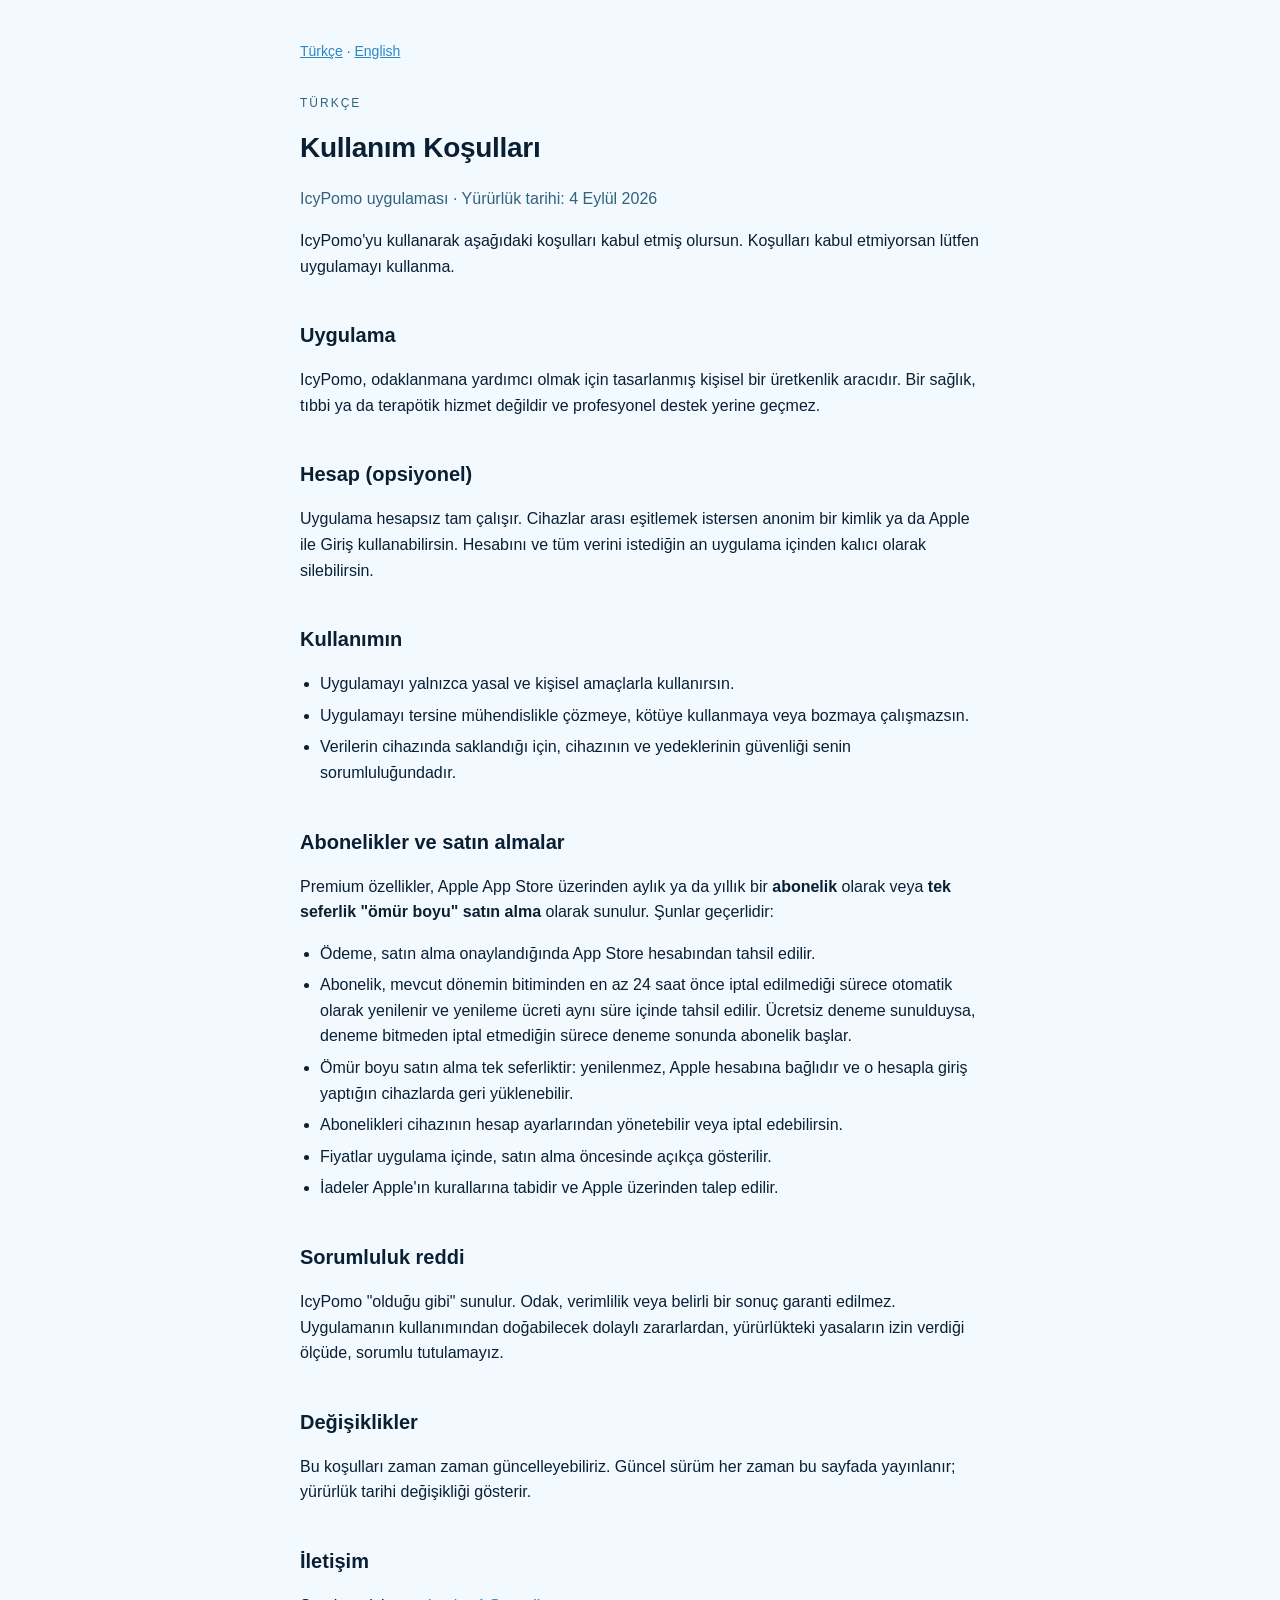
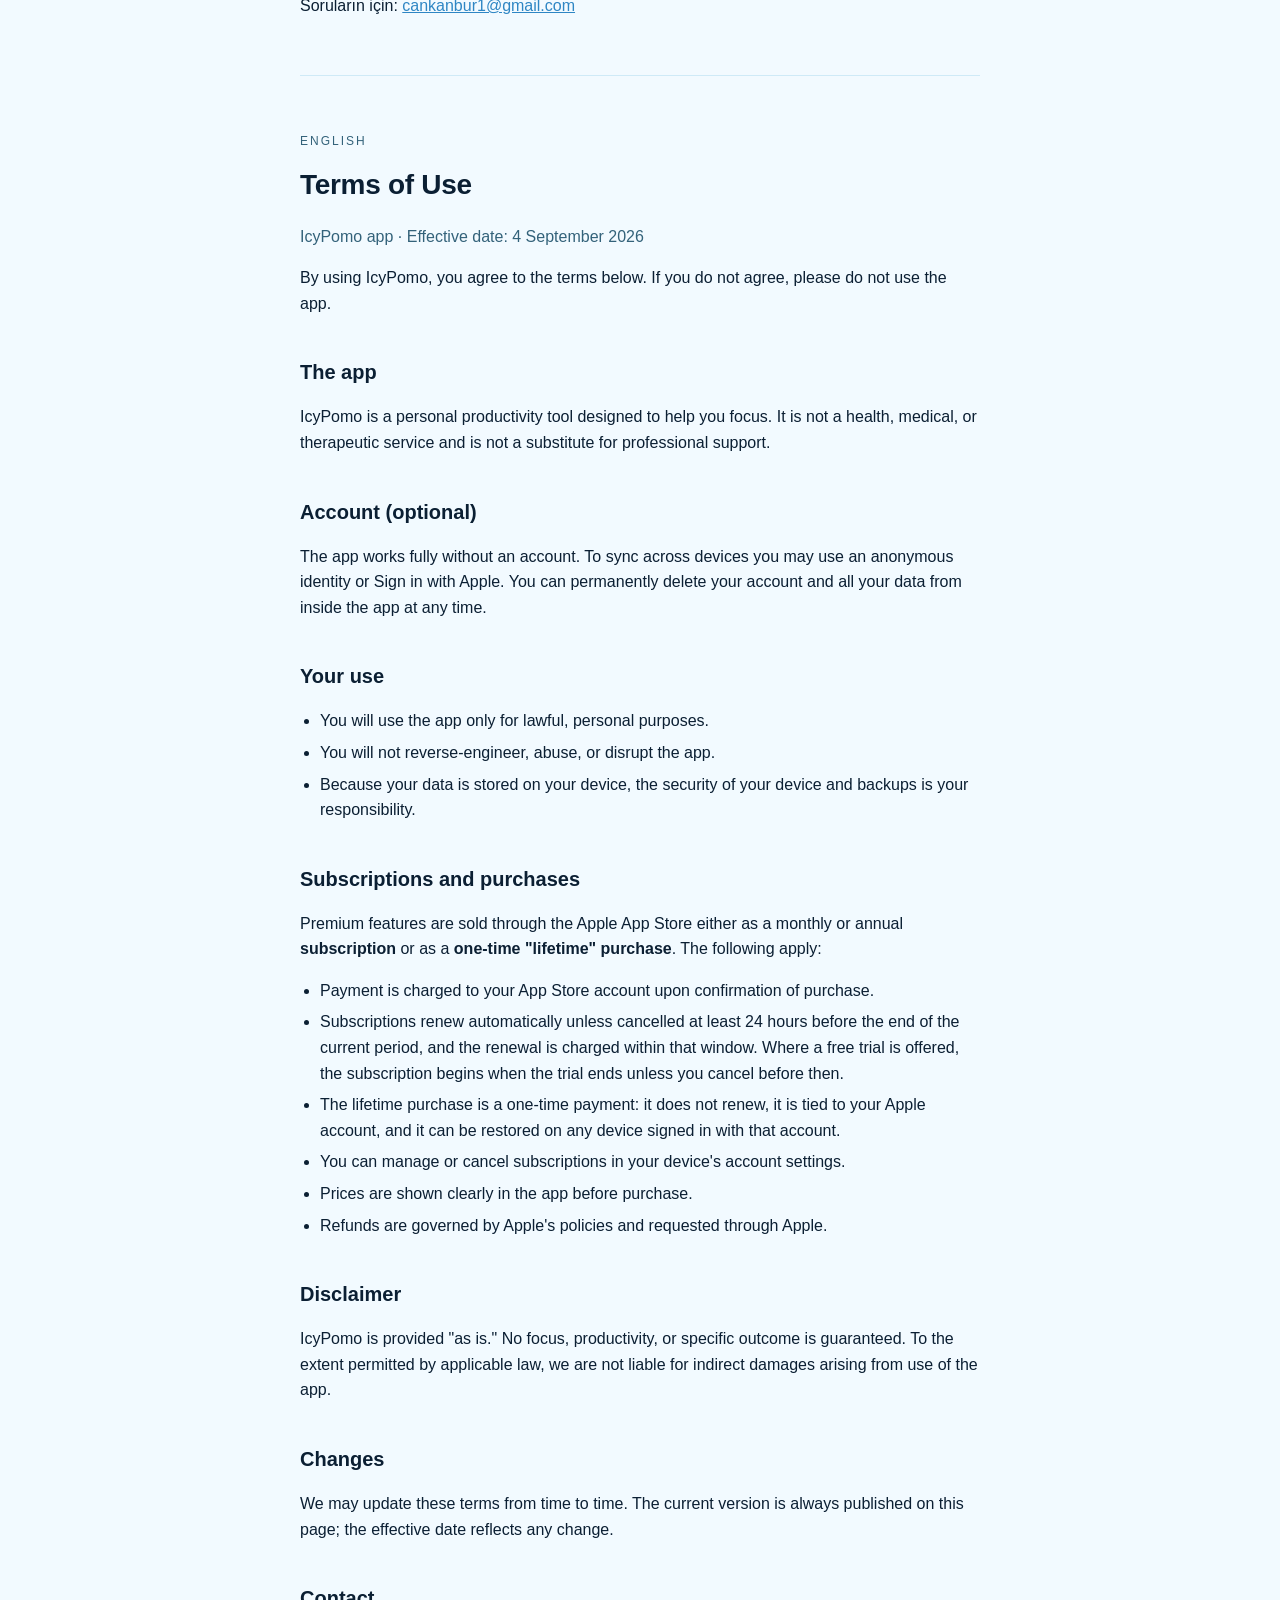
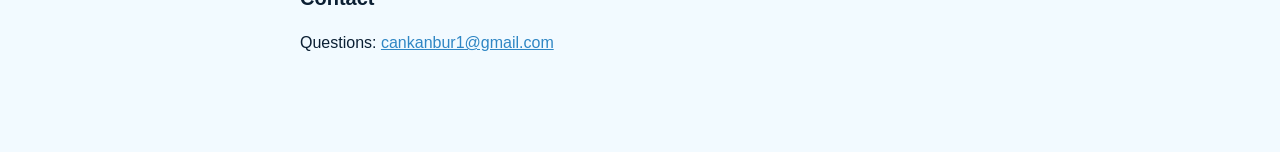
<file: icypomoy/legal/terms.html>
<!doctype html>
<html lang="tr">
  <head>
    <meta charset="utf-8" />
    <meta name="viewport" content="width=device-width, initial-scale=1" />
    <title>IcyPomo — Kullanım Koşulları / Terms of Use</title>
    <style>
      :root {
        color-scheme: light dark;
        --bg: #f2faff;
        --fg: #0b1f33;
        --muted: #33627a;
        --line: #cfeaf7;
        --accent: #2e86c4;
      }
      @media (prefers-color-scheme: dark) {
        :root {
          --bg: #081727;
          --fg: #e4f4fc;
          --muted: #aad6ea;
          --line: #16324b;
          --accent: #5bc8ff;
        }
      }
      * { box-sizing: border-box; }
      body {
        margin: 0;
        background: var(--bg);
        color: var(--fg);
        font: 16px/1.6 -apple-system, BlinkMacSystemFont, 'Segoe UI', Roboto, sans-serif;
        -webkit-text-size-adjust: 100%;
      }
      main { max-width: 720px; margin: 0 auto; padding: 40px 20px 80px; }
      h1 { font-size: 28px; letter-spacing: -0.3px; margin: 0 0 4px; }
      h2 { font-size: 20px; margin: 40px 0 8px; }
      p, li { color: var(--fg); }
      .muted { color: var(--muted); }
      a { color: var(--accent); }
      hr { border: none; border-top: 1px solid var(--line); margin: 56px 0; }
      section { scroll-margin-top: 16px; }
      nav.langs { font-size: 14px; margin: 0 0 32px; color: var(--muted); }
      .lang { text-transform: uppercase; letter-spacing: 2px; font-size: 12px; color: var(--muted); }
      ul { padding-left: 20px; }
      li { margin: 6px 0; }
    </style>
  </head>
  <body>
    <main>
      <!-- The app opens this page at #en unless it runs in Turkish (src/lib/legal.ts). -->
      <nav class="langs"><a href="#tr">Türkçe</a> · <a href="#en">English</a></nav>

      <!-- ————————————————————— TÜRKÇE ————————————————————— -->
      <section id="tr">
      <p class="lang">Türkçe</p>
      <h1>Kullanım Koşulları</h1>
      <p class="muted">IcyPomo uygulaması · Yürürlük tarihi: 4 Eylül 2026</p>

      <p>
        IcyPomo'yu kullanarak aşağıdaki koşulları kabul etmiş olursun. Koşulları kabul etmiyorsan lütfen
        uygulamayı kullanma.
      </p>

      <h2>Uygulama</h2>
      <p>
        IcyPomo, odaklanmana yardımcı olmak için tasarlanmış kişisel bir üretkenlik aracıdır. Bir sağlık,
        tıbbi ya da terapötik hizmet değildir ve profesyonel destek yerine geçmez.
      </p>

      <h2>Hesap (opsiyonel)</h2>
      <p>
        Uygulama hesapsız tam çalışır. Cihazlar arası eşitlemek istersen anonim bir kimlik ya da Apple
        ile Giriş kullanabilirsin. Hesabını ve tüm verini istediğin an uygulama içinden kalıcı olarak
        silebilirsin.
      </p>

      <h2>Kullanımın</h2>
      <ul>
        <li>Uygulamayı yalnızca yasal ve kişisel amaçlarla kullanırsın.</li>
        <li>Uygulamayı tersine mühendislikle çözmeye, kötüye kullanmaya veya bozmaya çalışmazsın.</li>
        <li>Verilerin cihazında saklandığı için, cihazının ve yedeklerinin güvenliği senin sorumluluğundadır.</li>
      </ul>

      <h2>Abonelikler ve satın almalar</h2>
      <p>
        Premium özellikler, Apple App Store üzerinden aylık ya da yıllık bir <strong>abonelik</strong>
        olarak veya <strong>tek seferlik "ömür boyu" satın alma</strong> olarak sunulur. Şunlar
        geçerlidir:
      </p>
      <ul>
        <li>Ödeme, satın alma onaylandığında App Store hesabından tahsil edilir.</li>
        <li>
          Abonelik, mevcut dönemin bitiminden en az 24 saat önce iptal edilmediği sürece otomatik olarak
          yenilenir ve yenileme ücreti aynı süre içinde tahsil edilir. Ücretsiz deneme sunulduysa,
          deneme bitmeden iptal etmediğin sürece deneme sonunda abonelik başlar.
        </li>
        <li>
          Ömür boyu satın alma tek seferliktir: yenilenmez, Apple hesabına bağlıdır ve o hesapla
          giriş yaptığın cihazlarda geri yüklenebilir.
        </li>
        <li>Abonelikleri cihazının hesap ayarlarından yönetebilir veya iptal edebilirsin.</li>
        <li>Fiyatlar uygulama içinde, satın alma öncesinde açıkça gösterilir.</li>
        <li>İadeler Apple'ın kurallarına tabidir ve Apple üzerinden talep edilir.</li>
      </ul>

      <h2>Sorumluluk reddi</h2>
      <p>
        IcyPomo "olduğu gibi" sunulur. Odak, verimlilik veya belirli bir sonuç garanti edilmez. Uygulamanın
        kullanımından doğabilecek dolaylı zararlardan, yürürlükteki yasaların izin verdiği ölçüde,
        sorumlu tutulamayız.
      </p>

      <h2>Değişiklikler</h2>
      <p>
        Bu koşulları zaman zaman güncelleyebiliriz. Güncel sürüm her zaman bu sayfada yayınlanır;
        yürürlük tarihi değişikliği gösterir.
      </p>

      <h2>İletişim</h2>
      <p>Soruların için: <a href="mailto:cankanbur1@gmail.com">cankanbur1@gmail.com</a></p>

      </section>

      <hr />

      <!-- ————————————————————— ENGLISH ————————————————————— -->
      <section id="en" lang="en">
      <p class="lang">English</p>
      <h1>Terms of Use</h1>
      <p class="muted">IcyPomo app · Effective date: 4 September 2026</p>

      <p>
        By using IcyPomo, you agree to the terms below. If you do not agree, please do not use the app.
      </p>

      <h2>The app</h2>
      <p>
        IcyPomo is a personal productivity tool designed to help you focus. It is not a health, medical, or
        therapeutic service and is not a substitute for professional support.
      </p>

      <h2>Account (optional)</h2>
      <p>
        The app works fully without an account. To sync across devices you may use an anonymous
        identity or Sign in with Apple. You can permanently delete your account and all your data from
        inside the app at any time.
      </p>

      <h2>Your use</h2>
      <ul>
        <li>You will use the app only for lawful, personal purposes.</li>
        <li>You will not reverse-engineer, abuse, or disrupt the app.</li>
        <li>Because your data is stored on your device, the security of your device and backups is your responsibility.</li>
      </ul>

      <h2>Subscriptions and purchases</h2>
      <p>
        Premium features are sold through the Apple App Store either as a monthly or annual
        <strong>subscription</strong> or as a <strong>one-time "lifetime" purchase</strong>. The
        following apply:
      </p>
      <ul>
        <li>Payment is charged to your App Store account upon confirmation of purchase.</li>
        <li>
          Subscriptions renew automatically unless cancelled at least 24 hours before the end of the
          current period, and the renewal is charged within that window. Where a free trial is
          offered, the subscription begins when the trial ends unless you cancel before then.
        </li>
        <li>
          The lifetime purchase is a one-time payment: it does not renew, it is tied to your Apple
          account, and it can be restored on any device signed in with that account.
        </li>
        <li>You can manage or cancel subscriptions in your device's account settings.</li>
        <li>Prices are shown clearly in the app before purchase.</li>
        <li>Refunds are governed by Apple's policies and requested through Apple.</li>
      </ul>

      <h2>Disclaimer</h2>
      <p>
        IcyPomo is provided "as is." No focus, productivity, or specific outcome is guaranteed. To the
        extent permitted by applicable law, we are not liable for indirect damages arising from use of
        the app.
      </p>

      <h2>Changes</h2>
      <p>
        We may update these terms from time to time. The current version is always published on this
        page; the effective date reflects any change.
      </p>

      <h2>Contact</h2>
      <p>Questions: <a href="mailto:cankanbur1@gmail.com">cankanbur1@gmail.com</a></p>
      </section>
    </main>
  </body>
</html>
</file>
<file: passla/style.css>
:root {
  --ink: #111111;
  --paper: #f4f3f1;
  --gray: #6b6b6b;
  --hair: #d4d2ce;
}

@media (prefers-color-scheme: dark) {
  :root {
    --ink: #f4f3f1;
    --paper: #0c0c0e;
    --gray: #9a9a9a;
    --hair: #2e2e31;
  }
}

* {
  box-sizing: border-box;
}

body {
  margin: 0;
  background: var(--paper);
  color: var(--ink);
  font: 17px/1.6 -apple-system, BlinkMacSystemFont, 'Segoe UI', Roboto, Helvetica, Arial, sans-serif;
}

main {
  max-width: 42rem;
  margin: 0 auto;
  padding: 3rem 1.25rem 4rem;
}

h1,
h2 {
  font-family: 'Iowan Old Style', Georgia, 'Times New Roman', serif;
  font-weight: 400;
  line-height: 1.15;
}

h1 {
  font-size: 2.6rem;
  margin: 0 0 0.5rem;
}

h2 {
  font-size: 1.45rem;
  margin: 2.2rem 0 0.6rem;
}

.eyebrow {
  letter-spacing: 0.18em;
  text-transform: uppercase;
  font-size: 0.75rem;
  color: var(--gray);
}

.lede {
  font-size: 1.15rem;
}

a {
  color: inherit;
  text-underline-offset: 3px;
}

.cta {
  display: inline-block;
  margin-top: 1.5rem;
  padding: 0.8rem 1.4rem;
  border: 1px solid var(--ink);
  text-decoration: none;
  letter-spacing: 0.12em;
  text-transform: uppercase;
  font-size: 0.8rem;
}

hr {
  border: 0;
  border-top: 1px solid var(--hair);
  margin: 2.5rem 0;
}

footer {
  font-size: 0.85rem;
  color: var(--gray);
}

footer a {
  margin-right: 1rem;
}
</file>
